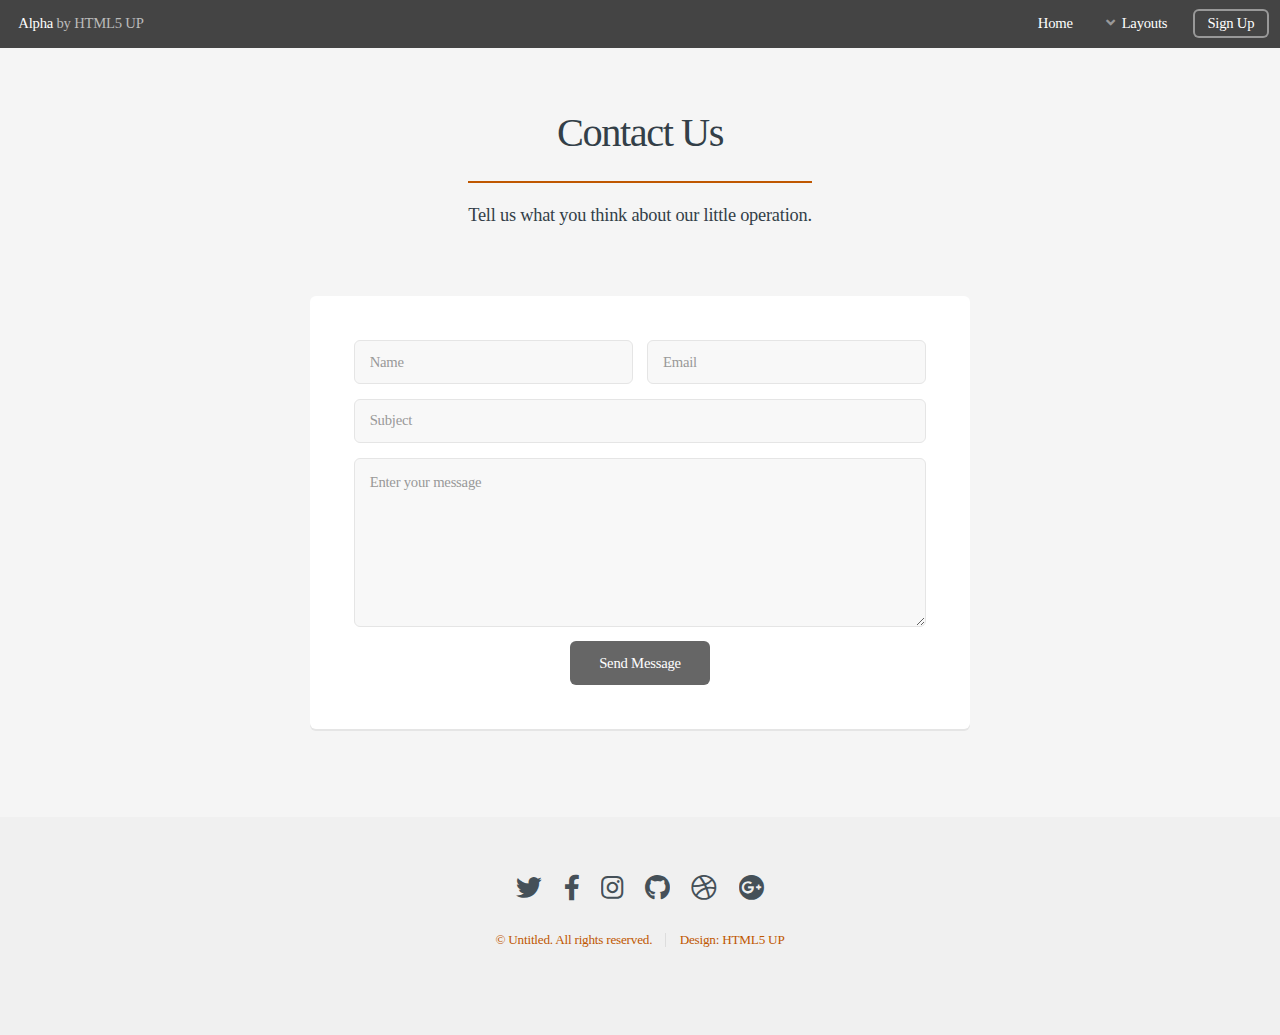
<file: contact.html>
<!DOCTYPE HTML>
<!--
	Alpha by HTML5 UP
	html5up.net | @ajlkn
	Free for personal and commercial use under the CCA 3.0 license (html5up.net/license)
-->
<html>
	<head>
		<title>Contact - Alpha by HTML5 UP</title>
		<meta charset="utf-8" />
		<meta name="viewport" content="width=device-width, initial-scale=1, user-scalable=no" />
		<link rel="stylesheet" href="assets/css/main.css" />
	</head>
	<body class="is-preload">
		<div id="page-wrapper">

			<!-- Header -->
				<header id="header">
					<h1><a href="index.html">Alpha</a> by HTML5 UP</h1>
					<nav id="nav">
						<ul>
							<li><a href="index.html">Home</a></li>
							<li>
								<a href="#" class="icon solid fa-angle-down">Layouts</a>
								<ul>
									<li><a href="generic.html">Generic</a></li>
									<li><a href="contact.html">Contact</a></li>
									<li><a href="elements.html">Elements</a></li>
									<li>
										<a href="#">Submenu</a>
										<ul>
											<li><a href="#">Option One</a></li>
											<li><a href="#">Option Two</a></li>
											<li><a href="#">Option Three</a></li>
											<li><a href="#">Option Four</a></li>
										</ul>
									</li>
								</ul>
							</li>
							<li><a href="#" class="button">Sign Up</a></li>
						</ul>
					</nav>
				</header>

			<!-- Main -->
				<section id="main" class="container medium">
					<header>
						<h2>Contact Us</h2>
						<p>Tell us what you think about our little operation.</p>
					</header>
					<div class="box">
						<form method="post" action="#">
							<div class="row gtr-50 gtr-uniform">
								<div class="col-6 col-12-mobilep">
									<input type="text" name="name" id="name" value="" placeholder="Name" />
								</div>
								<div class="col-6 col-12-mobilep">
									<input type="email" name="email" id="email" value="" placeholder="Email" />
								</div>
								<div class="col-12">
									<input type="text" name="subject" id="subject" value="" placeholder="Subject" />
								</div>
								<div class="col-12">
									<textarea name="message" id="message" placeholder="Enter your message" rows="6"></textarea>
								</div>
								<div class="col-12">
									<ul class="actions special">
										<li><input type="submit" value="Send Message" /></li>
									</ul>
								</div>
							</div>
						</form>
					</div>
				</section>

			<!-- Footer -->
				<footer id="footer">
					<ul class="icons">
						<li><a href="#" class="icon brands fa-twitter"><span class="label">Twitter</span></a></li>
						<li><a href="#" class="icon brands fa-facebook-f"><span class="label">Facebook</span></a></li>
						<li><a href="#" class="icon brands fa-instagram"><span class="label">Instagram</span></a></li>
						<li><a href="#" class="icon brands fa-github"><span class="label">Github</span></a></li>
						<li><a href="#" class="icon brands fa-dribbble"><span class="label">Dribbble</span></a></li>
						<li><a href="#" class="icon brands fa-google-plus"><span class="label">Google+</span></a></li>
					</ul>
					<ul class="copyright">
						<li>&copy; Untitled. All rights reserved.</li><li>Design: <a href="http://html5up.net">HTML5 UP</a></li>
					</ul>
				</footer>

		</div>

		<!-- Scripts -->
			<script src="assets/js/jquery.min.js"></script>
			<script src="assets/js/jquery.dropotron.min.js"></script>
			<script src="assets/js/jquery.scrollex.min.js"></script>
			<script src="assets/js/browser.min.js"></script>
			<script src="assets/js/breakpoints.min.js"></script>
			<script src="assets/js/util.js"></script>
			<script src="assets/js/main.js"></script>

	</body>
</html>
</file>
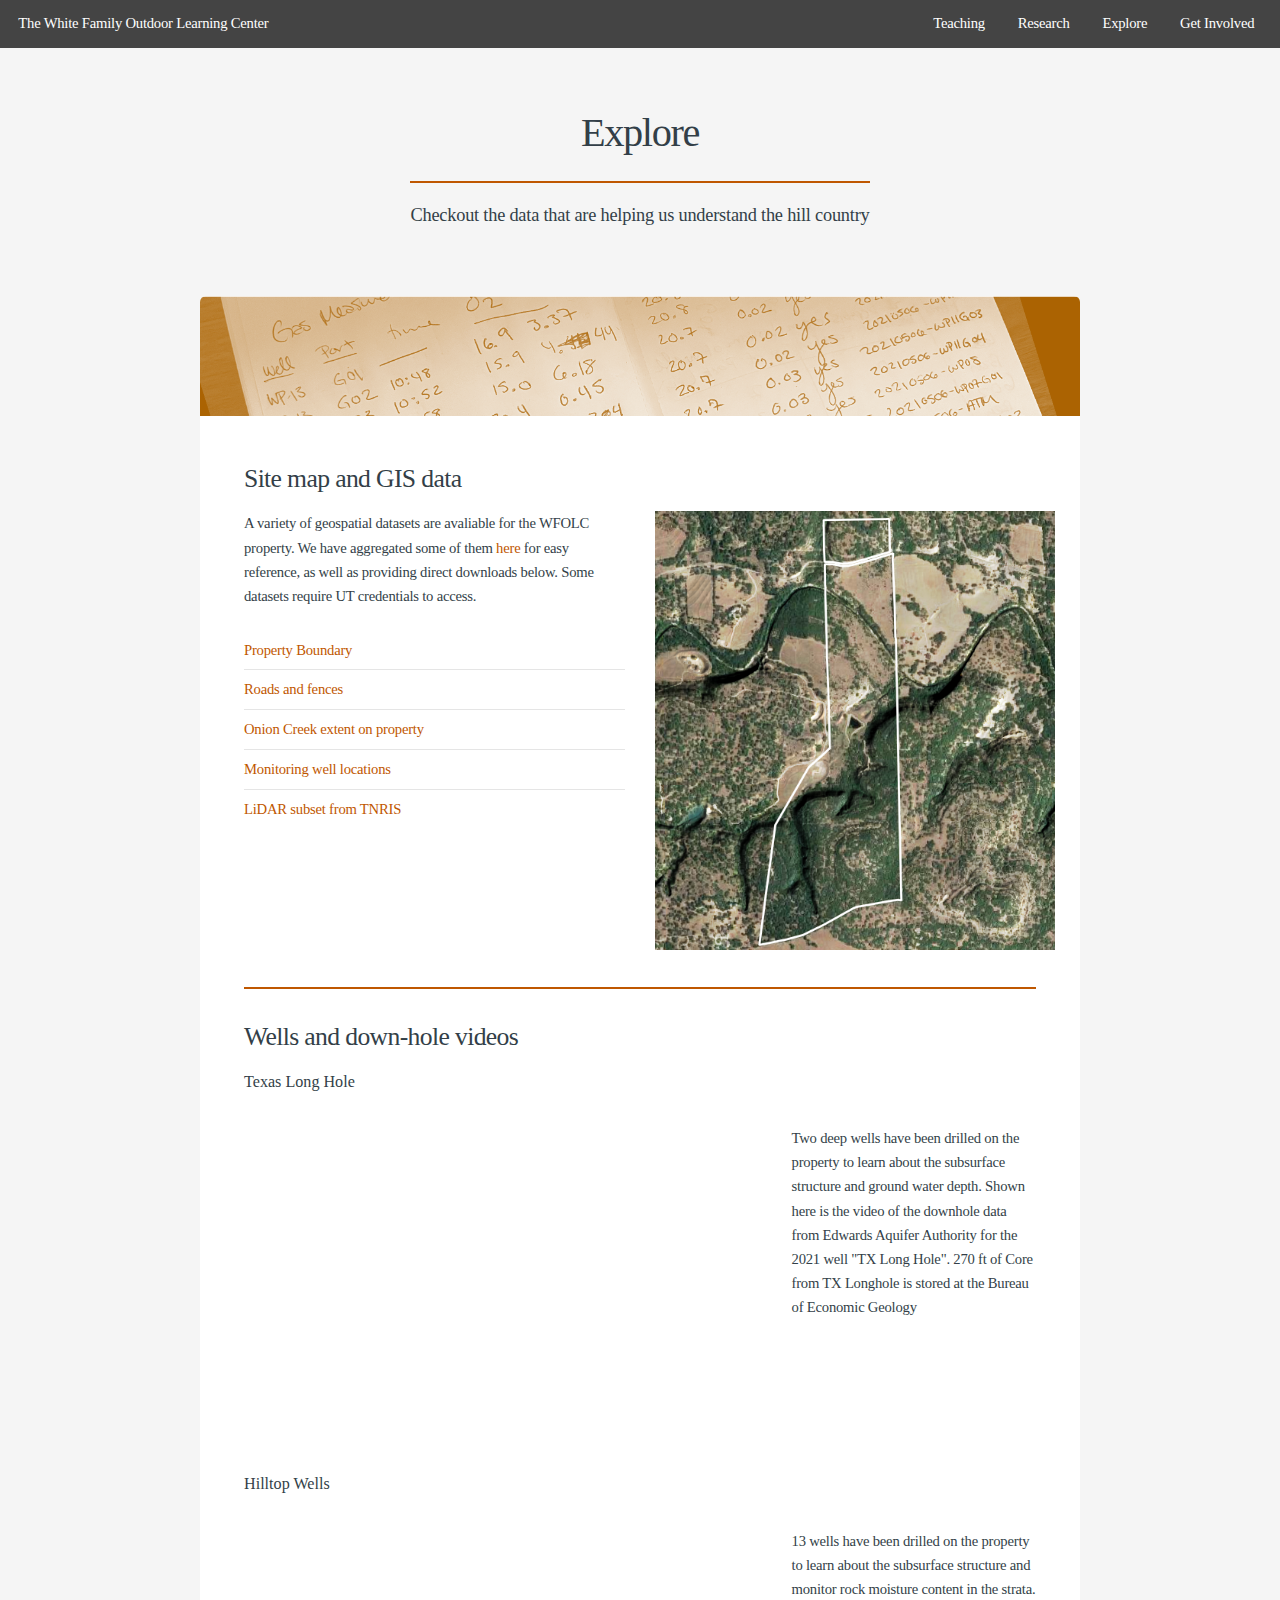
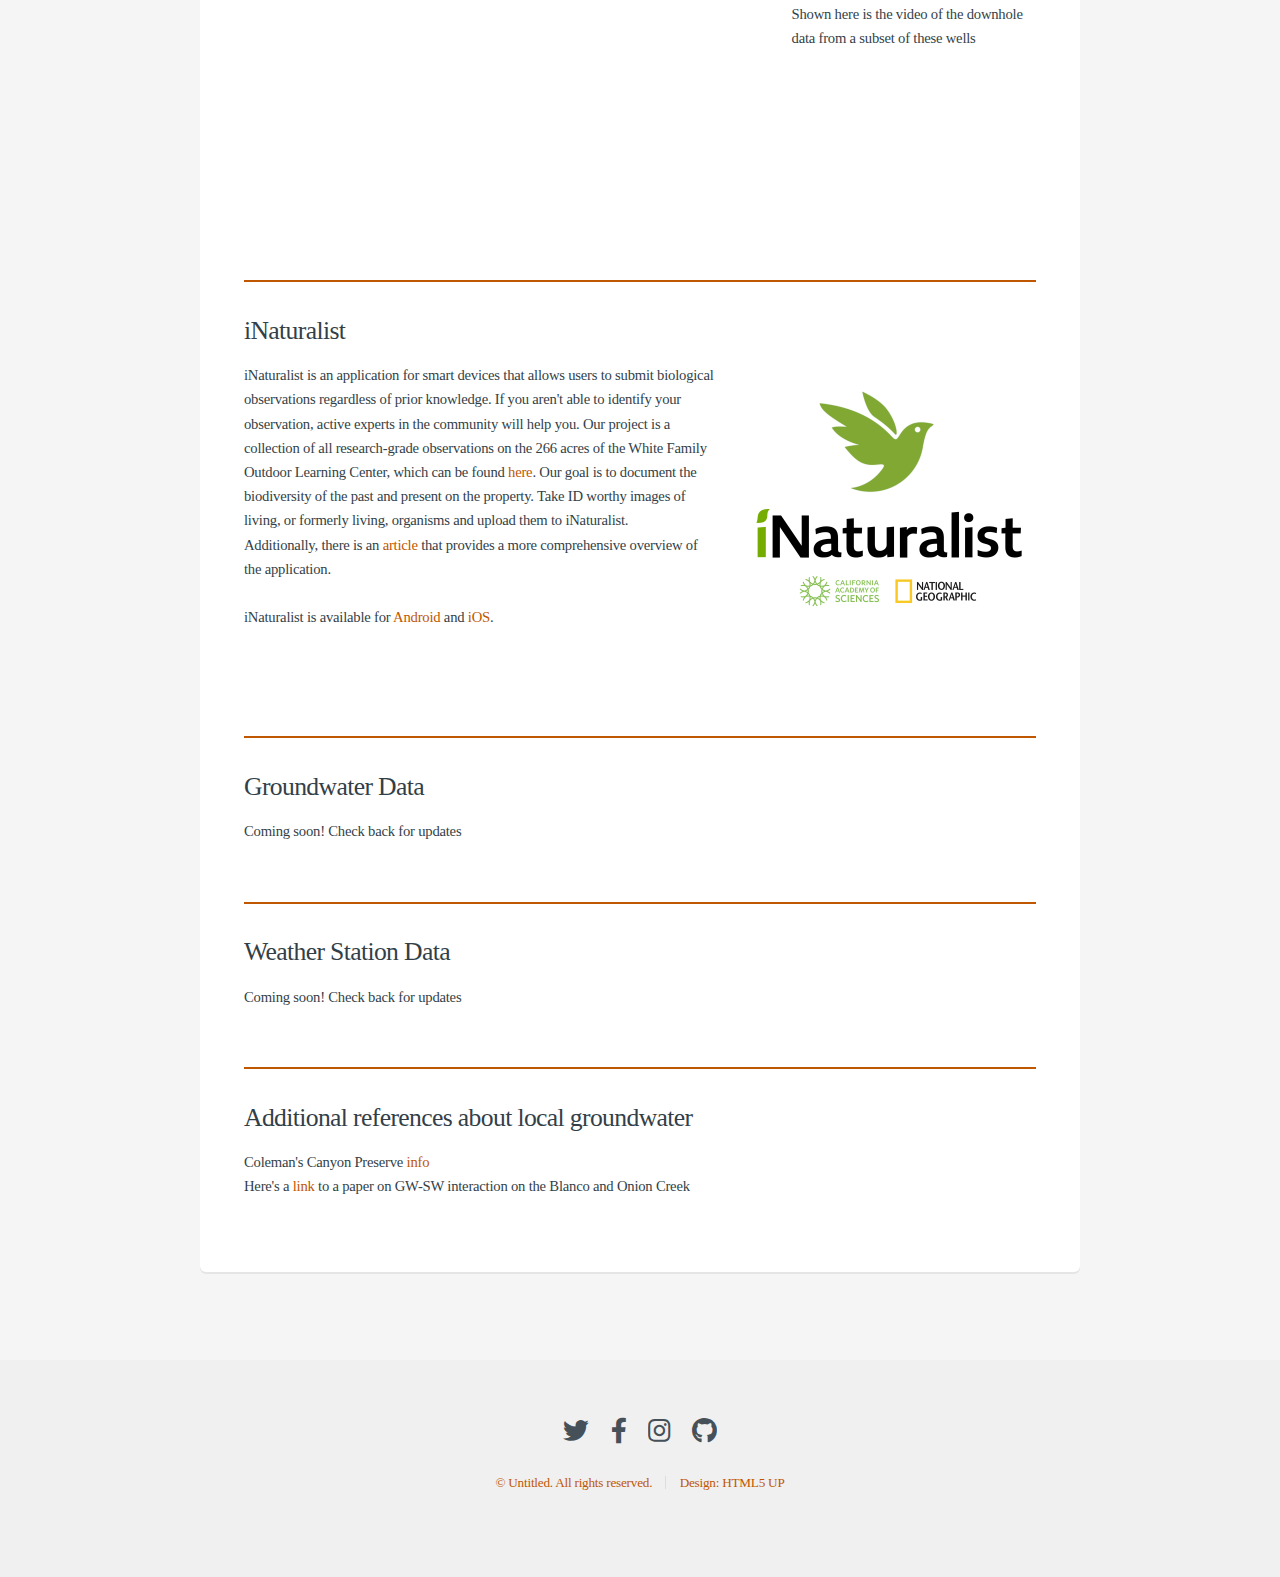
<file: datasets.html>
<!DOCTYPE HTML>
<!--
	Alpha by HTML5 UP
	html5up.net | @ajlkn
	Free for personal and commercial use under the CCA 3.0 license (html5up.net/license)
-->
<html>
	<head>
		<title>Explore</title>
		<meta charset="utf-8" />
		<meta name="viewport" content="width=device-width, initial-scale=1, user-scalable=no" />
		<link rel="stylesheet" href="assets/css/main.css" />
	</head>
	<body class="is-preload">
		<div id="page-wrapper">

			<!-- Header -->
			<header id="header">
				<h1><a href="index.html">The White Family Outdoor Learning Center</a></h1>
				<nav id="nav">
					<ul>
						<li><a href="fieldcourses.html">Teaching</a></li>
						<li><a href="monitoring.html">Research</a></li>
						<li><a href="datasets.html">Explore</a></li>
						<li><a href="getinvolved.html">Get Involved</a></li>
					</ul>
				</nav>
			</header>

			<!-- Main -->
				<section id="main" class="container">
					<header>
						<h2>Explore</h2>
						<p>Checkout the data that are helping us understand the hill country</p>
					</header>
					<div class="box">
						<span class="image featured"><img src="images/data.png" alt="" /></span>
						<h3>Site map and GIS data</h3>
						<div class="row">
							<div class="col-6 col-12-mobilep">
								<p>A variety of geospatial datasets are avaliable for the WFOLC property. We have aggregated some of them <a href="https://drive.google.com/drive/folders/1ey5aa1pLujq4YBiBzRbFRWtRKxn8xjzf?usp=sharing">here</a> for easy reference, as well as providing direct downloads below. Some datasets require UT credentials to access.</p>
								<ul class="alt">
									<li><a href="data/WR_Property_Extent.geojson" download="property_boundary.geojson">Property Boundary</a></li>
									<li><a href="data/WR_roads_fences.geojson" download="roads_fences.geojson">Roads and fences</a></li>
									<li><a href="data/WR_S_Onion_Ck.geojson" download="onion_creek.geojson">Onion Creek extent on property</a></li>
									<li><a href="data/WR_wells.geojson" download="wfolc_well_locations.geojson">Monitoring well locations</a></li>
									<li><a href="https://drive.google.com/file/d/1fMbLBZ38MGTJAWG_Em3LQAhFNEnywWQk/view?usp=sharing">LiDAR subset from TNRIS</a></li>
								</ul>
							</div>
							<div class="col-6 col-12-mobilep">
								<img src="images/WFOLC_map.png" alt='figure displaying depth profiles of NMR data collected from three vegetation types' width='400'>
							</div>
							
						</div>
						<hr />
						<header>
							<h3>Wells and down-hole videos</h3>
							<h4>Texas Long Hole</h4><br>	
						</header>
						<div class="row">
							<div class="col-8 col-12-mobilep">
								<span class="image featured-row"><iframe width="560" height="315" src="https://www.youtube.com/embed/fLwLKE5sV7Q" title="YouTube video player" frameborder="0" allow="accelerometer; autoplay; clipboard-write; encrypted-media; gyroscope; picture-in-picture" allowfullscreen></iframe></span>							
							</div>
							<div class="col-4 col-12-mobilep">
								<p>Two deep wells have been drilled on the property to learn about the subsurface structure and ground water depth. Shown here is the video of the downhole data from Edwards Aquifer Authority for the 2021 well "TX Long Hole". 270 ft of Core from TX Longhole is stored at the Bureau of Economic Geology</p>
							</div>
						</div>
						<header>
							<br><h4>Hilltop Wells</h4><br>
						</header>
						<div class="row">
							<div class="col-8 col-12-mobilep">
								<span class="image featured-row"><iframe width="560" height="315" src="https://www.youtube.com/embed/peBDG2fwyOQ" title="YouTube video player" frameborder="0" allow="accelerometer; autoplay; clipboard-write; encrypted-media; gyroscope; picture-in-picture" allowfullscreen></iframe></span>
							</div>
							<div class="col-4 col-12-mobilep">
								<p>13 wells have been drilled on the property to learn about the subsurface structure and monitor rock moisture content in the strata. Shown here is the video of the downhole data from a subset of these wells</p>
							</div>
						</div>
						<hr />
						<header><h3>iNaturalist</h3></header>
						<div class="row">
							<p><span class="image right"><img src="images/inaturalist.jpeg" alt="" width="300" /></span>iNaturalist is an application for smart devices that allows users to submit biological observations regardless of prior knowledge. If you aren't able to identify your observation, active experts in the community will help you. Our project is a collection of all research-grade observations on the 266 acres of the White Family Outdoor Learning Center, which can be found <a href="https://www.inaturalist.org/projects/biodiversity-of-the-white-family-outdoor-learning-center">here</a>. Our goal is to document the biodiversity of the past and present on the property. Take ID worthy images of living, or formerly living, organisms and upload them to iNaturalist. 
								<br>Additionally, there is an <a href="http://blog.nature.org/science/2015/01/27/citizen-science-inaturalist-naturalhistory-nature-photography-app/">article</a> that provides a more comprehensive overview of the application. 
								<br>
								<br>iNaturalist is available for <a href="https://play.google.com/store/apps/details?id=org.inaturalist.android&hl=en">Android</a> and <a href="https://itunes.apple.com/us/app/inaturalist/id421397028?mt=8">iOS</a>. </p>
						</div>
						<hr />
						<header><h3>Groundwater Data</h3></header>
						<div class="row">
							<p>Coming soon! Check back for updates</p>
						</div>
						<hr />
						<header><h3>Weather Station Data</h3></header>
						<div class="row">
							<p>Coming soon! Check back for updates</p>
						</div>
						<hr />
						<header><h3>Additional references about local groundwater</h3></header>
						<div class="row">
							<p>Coleman's Canyon Preserve <a href="https://wimberleywatershed.org/impactareas/landconservation/colemans-canyon-preserve/">info</a>
								<br>
								Here's a <a href="https://bseacd.org/uploads/Hunt-et-al_2017_STGS-Bulletin_FINAL.pdf"> link</a> to a paper on GW-SW interaction on the Blanco and Onion Creek
								</p>
						</div>

					</div>
				</section>

			<!-- Footer -->
				<footer id="footer">
					<ul class="icons">
						<li><a href="https://twitter.com/txgeosciences" class="icon brands fa-twitter"><span class="label">Twitter</span></a></li>
						<li><a href="http://www.facebook.com/UTJSG" class="icon brands fa-facebook-f"><span class="label">Facebook</span></a></li>
						<li><a href="https://www.instagram.com/txgeosciences/" class="icon brands fa-instagram"><span class="label">Instagram</span></a></li>
						<li><a href="https://github.com/water-we-doing" class="icon brands fa-github"><span class="label">Github</span></a></li>
					</ul>
					<ul class="copyright">
						<li>&copy; Untitled. All rights reserved.</li><li>Design: <a href="http://html5up.net">HTML5 UP</a></li>
					</ul>
				</footer>

		</div>

		<!-- Scripts -->
			<script src="assets/js/jquery.min.js"></script>
			<script src="assets/js/jquery.dropotron.min.js"></script>
			<script src="assets/js/jquery.scrollex.min.js"></script>
			<script src="assets/js/browser.min.js"></script>
			<script src="assets/js/breakpoints.min.js"></script>
			<script src="assets/js/util.js"></script>
			<script src="assets/js/main.js"></script>

	</body>
</html>
</file>
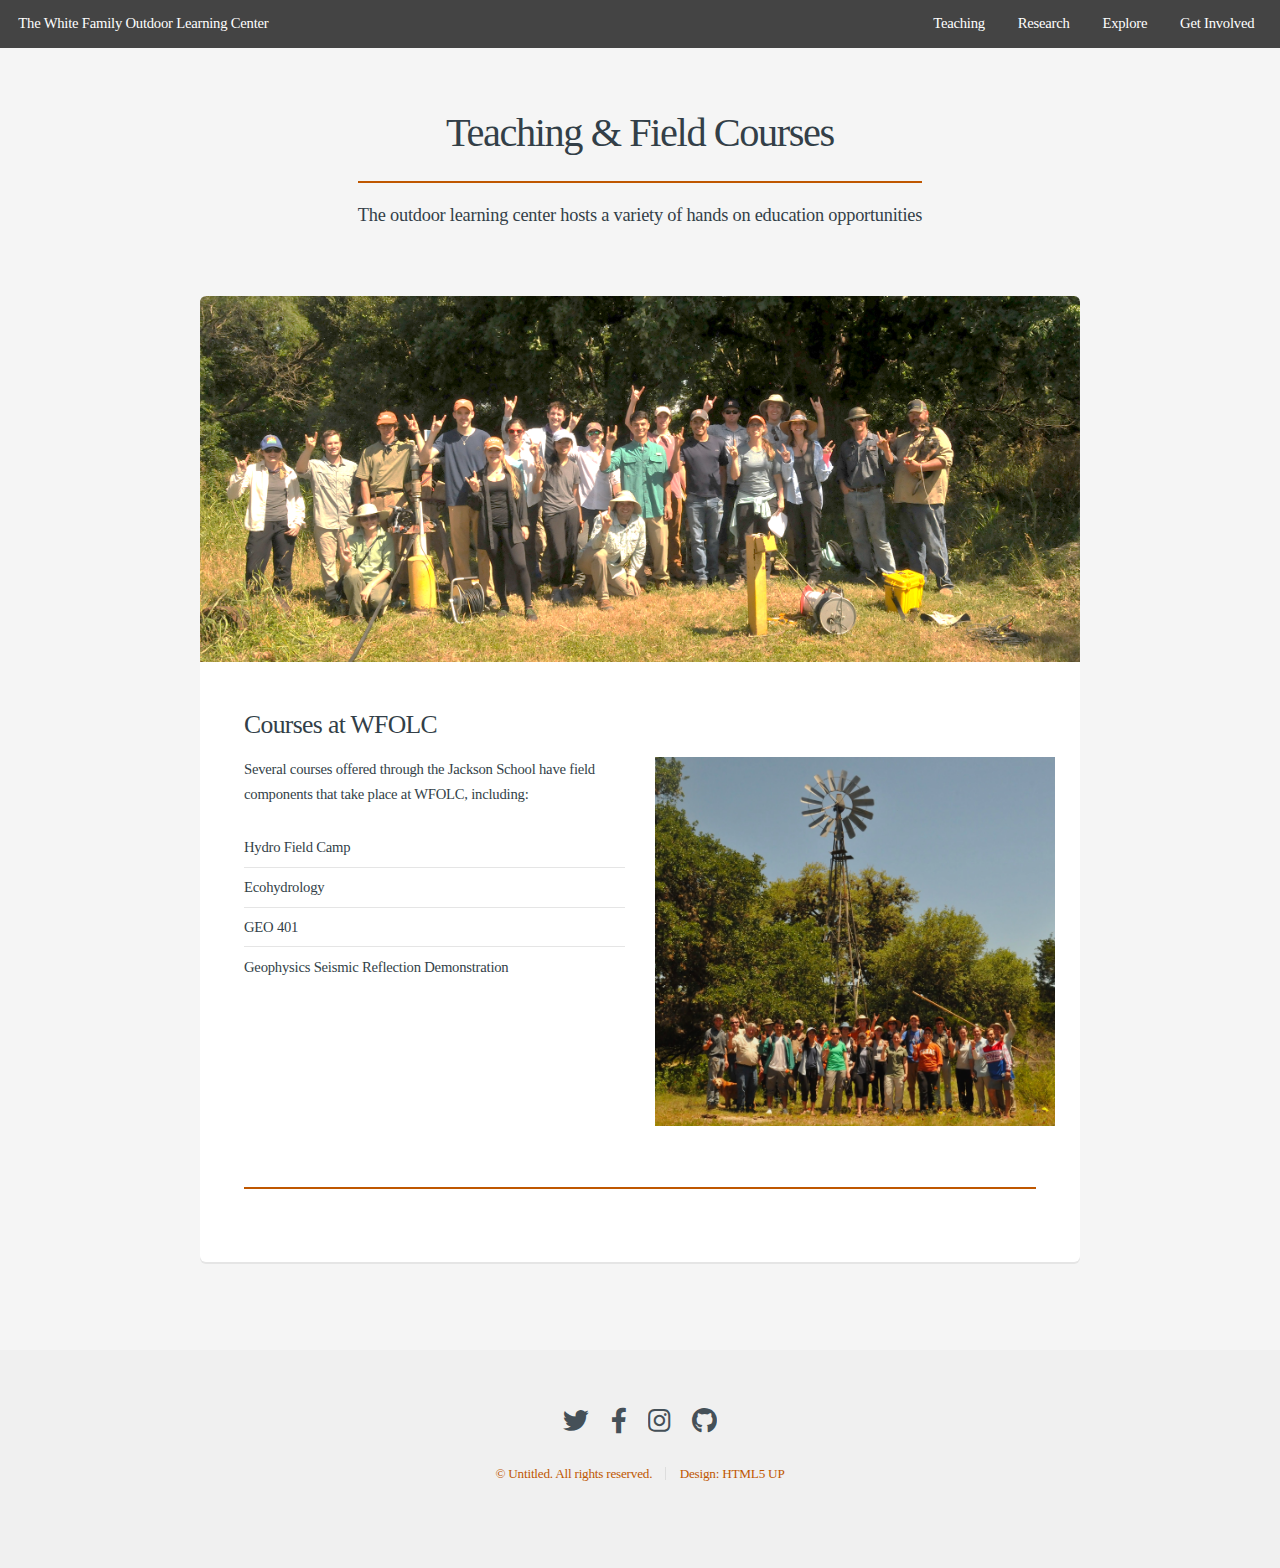
<file: fieldcourses.html>
<!DOCTYPE HTML>
<!--
	Alpha by HTML5 UP
	html5up.net | @ajlkn
	Free for personal and commercial use under the CCA 3.0 license (html5up.net/license)
-->
<html>
	<head>
		<title>Field Courses</title>
		<meta charset="utf-8" />
		<meta name="viewport" content="width=device-width, initial-scale=1, user-scalable=no" />
		<link rel="stylesheet" href="assets/css/main.css" />
	</head>
	<body class="is-preload">
		<div id="page-wrapper">

			<!-- Header -->
			<header id="header">
				<h1><a href="index.html">The White Family Outdoor Learning Center</a></h1>
				<nav id="nav">
					<ul>
						<li><a href="fieldcourses.html">Teaching</a></li>
						<li><a href="monitoring.html">Research</a></li>
						<li><a href="datasets.html">Explore</a></li>
						<li><a href="getinvolved.html">Get Involved</a></li>
					</ul>
				</nav>
			</header>

			<!-- Main -->
				<section id="main" class="container">
					<header>
						<h2>Teaching & Field Courses</h2>
						<p>The outdoor learning center hosts a variety of hands on education opportunities</p>
					</header>
					<div class="box">
						<span class="image featured"><img src="images/hfc_group.png" alt="" /></span>
						<h3>Courses at WFOLC</h3>
						<div class="row">
							<div class="col-6 col-12-mobilep">
								<p>Several courses offered through the Jackson School have field components that take place at WFOLC, including:</p>
								<ul class="alt">
									<li>Hydro Field Camp</li>
									<li>Ecohydrology</li>
									<li>GEO 401</li>
									<li>Geophysics Seismic Reflection Demonstration</li>
								</ul>
							</div>
							<div class="col-6 col-12-mobilep">
								<img src="images/HFC.jpeg" alt='Hydrofieldcamp class' width='400'>
							</div>
						</div>
							<div class="row-6 row-12-mobilep">
								<br> <hr />
							</div>
							
					</div>
				</section>

			<!-- Footer -->
				<footer id="footer">
					<ul class="icons">
						<li><a href="https://twitter.com/txgeosciences" class="icon brands fa-twitter"><span class="label">Twitter</span></a></li>
						<li><a href="http://www.facebook.com/UTJSG" class="icon brands fa-facebook-f"><span class="label">Facebook</span></a></li>
						<li><a href="https://www.instagram.com/txgeosciences/" class="icon brands fa-instagram"><span class="label">Instagram</span></a></li>
						<li><a href="https://github.com/water-we-doing" class="icon brands fa-github"><span class="label">Github</span></a></li>
					</ul>
					<ul class="copyright">
						<li>&copy; Untitled. All rights reserved.</li><li>Design: <a href="http://html5up.net">HTML5 UP</a></li>
					</ul>
				</footer>

		</div>

		<!-- Scripts -->
			<script src="assets/js/jquery.min.js"></script>
			<script src="assets/js/jquery.dropotron.min.js"></script>
			<script src="assets/js/jquery.scrollex.min.js"></script>
			<script src="assets/js/browser.min.js"></script>
			<script src="assets/js/breakpoints.min.js"></script>
			<script src="assets/js/util.js"></script>
			<script src="assets/js/main.js"></script>

	</body>
</html>
</file>
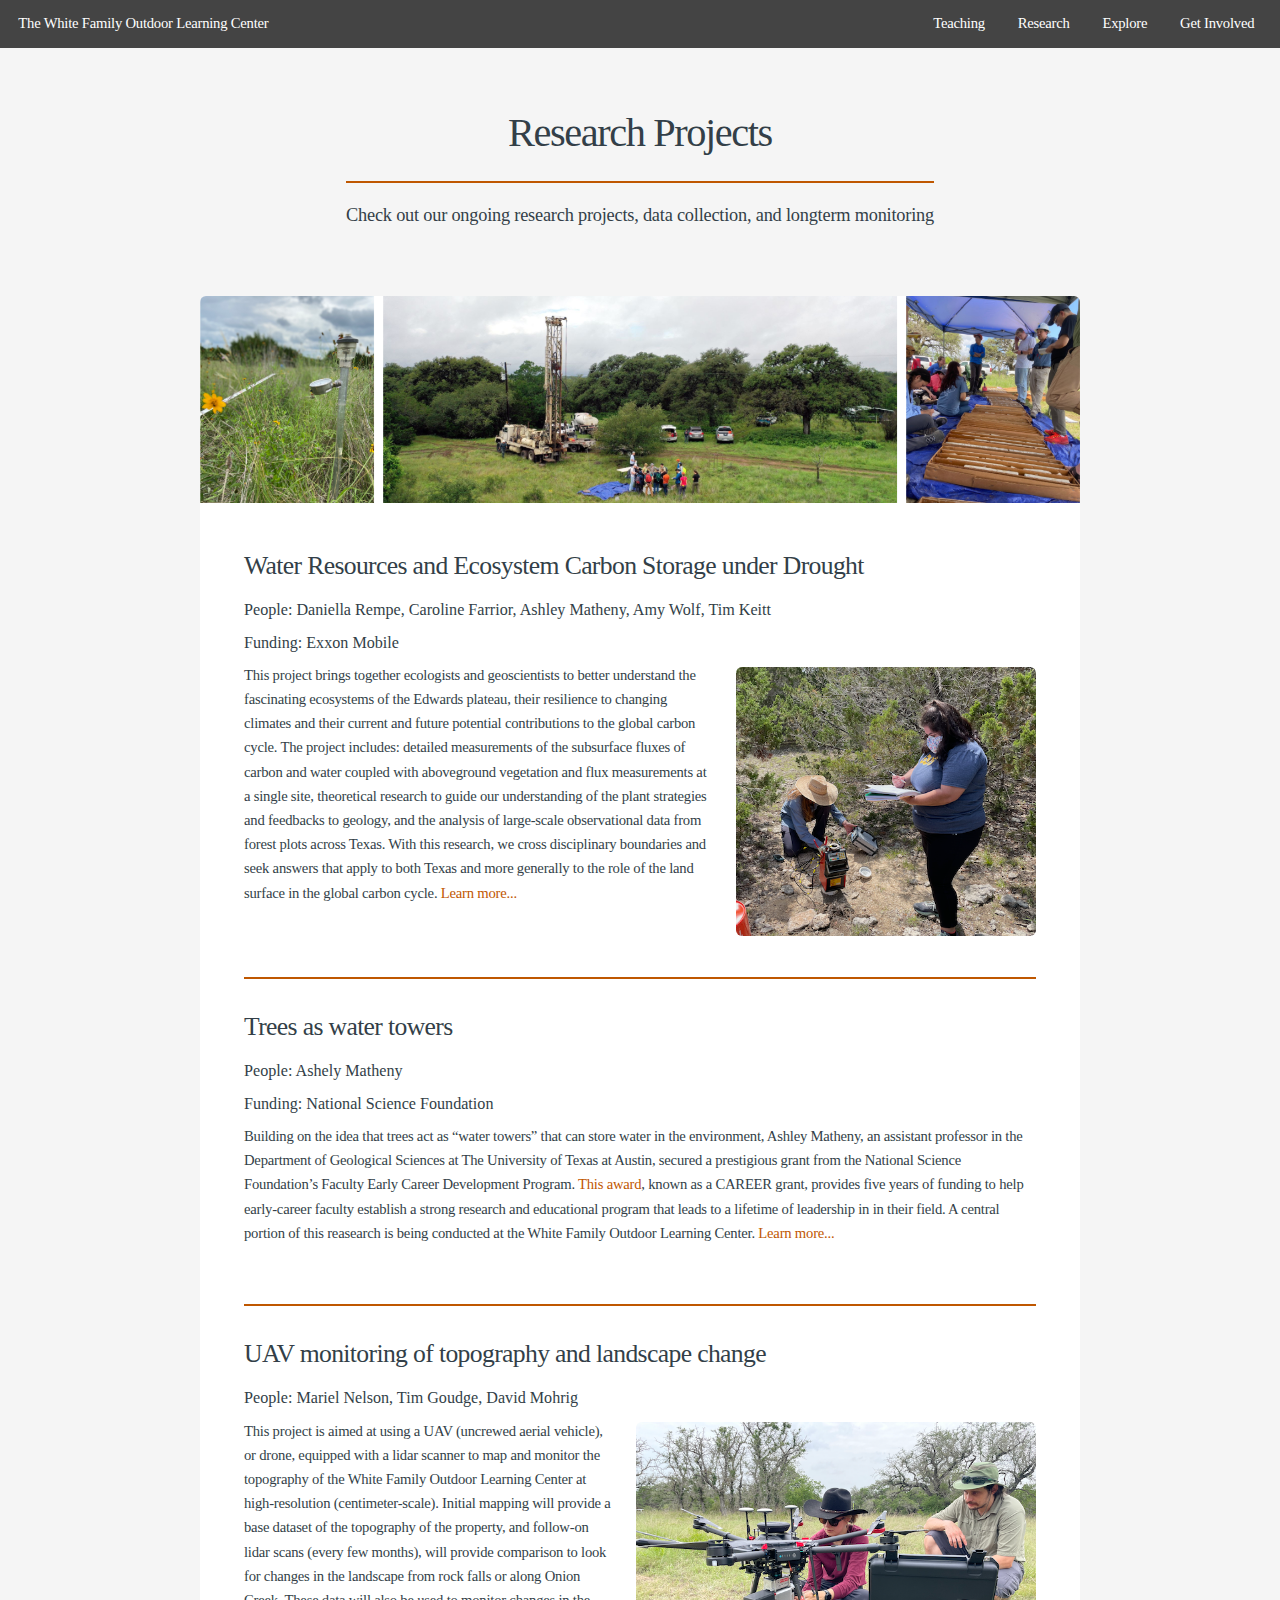
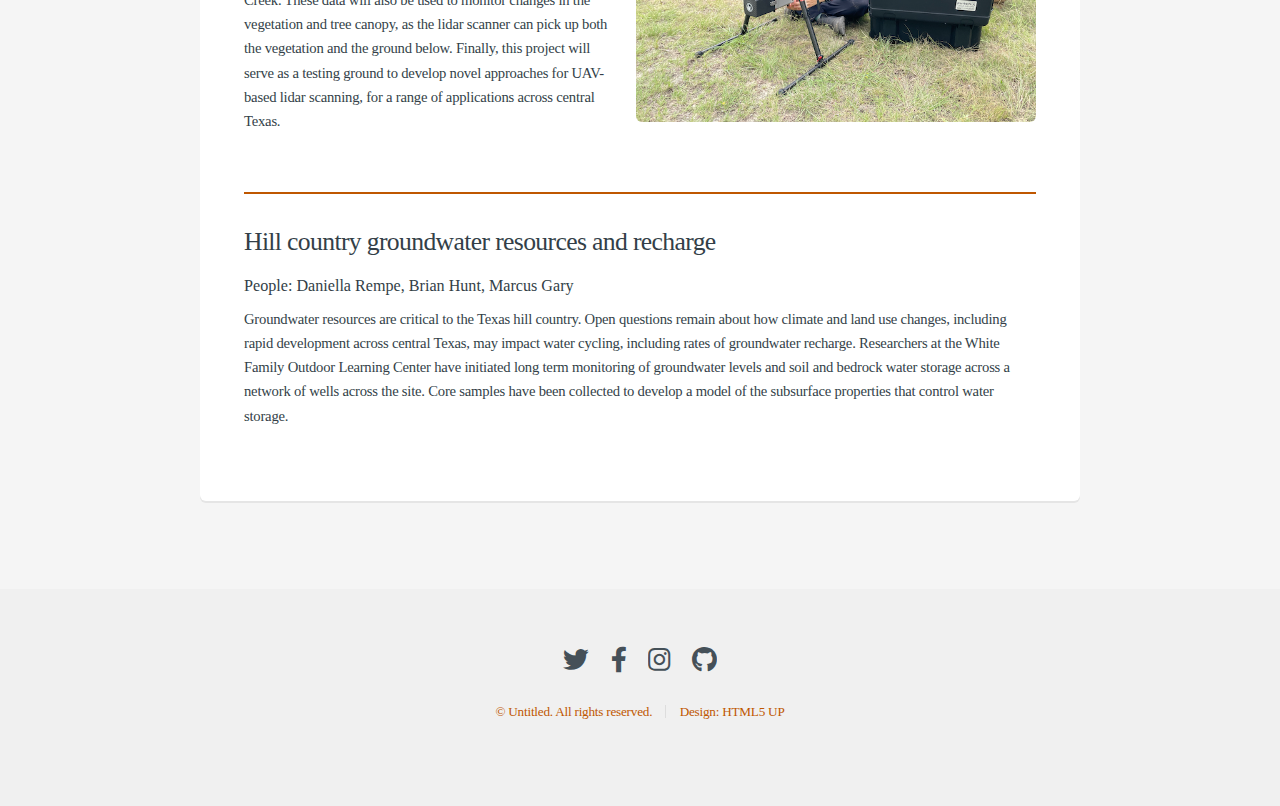
<file: monitoring.html>
<!DOCTYPE HTML>
<!--
	Alpha by HTML5 UP
	html5up.net | @ajlkn
	Free for personal and commercial use under the CCA 3.0 license (html5up.net/license)
-->
<html>
	<head>
		<title>Research Projects</title>
		<meta charset="utf-8" />
		<meta name="viewport" content="width=device-width, initial-scale=1, user-scalable=no" />
		<link rel="stylesheet" href="assets/css/main.css" />
	</head>
	<body class="is-preload">
		<div id="page-wrapper">

			<!-- Header -->
			<header id="header">
				<h1><a href="index.html">The White Family Outdoor Learning Center</a></h1>
				<nav id="nav">
					<ul>
						<li><a href="fieldcourses.html">Teaching</a></li>
						<li><a href="monitoring.html">Research</a></li>
						<li><a href="datasets.html">Explore</a></li>
						<li><a href="getinvolved.html">Get Involved</a></li>
					</ul>
				</nav>
			</header>

			<!-- Main -->
				<section id="main" class="container">
					<header>
						<h2>Research Projects</h2>
						<p>Check out our ongoing research projects, data collection, and longterm monitoring</p>
					</header>
					<div class="box">
						<span class="image featured"><img src="images/research_pics.png" alt="" /></span>
						<div class="row">
							<div class="row-6 row-12-mobilep">
								<h3>Water Resources and Ecosystem Carbon Storage under Drought</h3>
								<h4>People: <a href="https://www.jsg.utexas.edu/rempe/">Daniella Rempe</a>, <a href="https://sites.cns.utexas.edu/cfarrior/home">Caroline Farrior</a>, <a href="https://www.jsg.utexas.edu/researcher/ashley_matheny">Ashley Matheny</a>, <a href="https://ameliawolf.weebly.com"> Amy Wolf</a>, <a href="https://sites.cns.utexas.edu/keittlab/home">Tim Keitt</a></h4>
								<h4>Funding: Exxon Mobile</h4>
								<p><span class="image right"><img src="images/well_monitoring.png" alt="" width="300" /></span>This project brings together ecologists and geoscientists to better understand the fascinating ecosystems of the Edwards plateau, their resilience to changing climates and their current and future potential contributions to the global carbon cycle. The project includes: detailed measurements of the subsurface fluxes of carbon and water coupled with aboveground vegetation and flux measurements at a single site, theoretical research to guide our understanding of the plant strategies and feedbacks to geology, and the analysis of large-scale observational data from forest plots across Texas. With this research, we cross disciplinary boundaries and seek answers that apply to both Texas and more generally to the role of the land surface in the global carbon cycle. <a href=https://energy.utexas.edu/linking-plant-strategies-complex-subsurface-hydrology-predict-ecosystem-carbon-storage-across-texas>Learn more...</a></p>
							</div>
							<div class="row-6 row-12-mobilep">
								<hr />
								<h3>Trees as water towers</h3>
								<h4>People: <a href=https://www.jsg.utexas.edu/researcher/ashley_matheny>Ashely Matheny</a></h4>
								<h4>Funding: National Science Foundation</h4>
								<p>Building on the idea that trees act as “water towers” that can store water in the environment, Ashley Matheny, an assistant professor in the Department of Geological Sciences at The University of Texas at Austin, secured a prestigious grant from the National Science Foundation’s Faculty Early Career Development Program. <a href=https://www.nsf.gov/awardsearch/showAward?AWD_ID=2046768>This award</a>, known as a CAREER grant, provides five years of funding to help early-career faculty establish a strong research and educational program that leads to a lifetime of leadership in in their field. A central portion of this reasearch is being conducted at the White Family Outdoor Learning Center.  <a href=https://www.jsg.utexas.edu/news/2021/03/matheny-awarded-nsf-career-grant-to-research-water-storage-in-trees>Learn more...</a></p>
							</div>
							<div class="row-6 row-12-mobilep">
								<hr />
								<h3>UAV monitoring of topography and landscape change</h3>
								<h4>People: Mariel Nelson, Tim Goudge, David Mohrig</h4>
								<p><span class="image right"><img src="images/UAV.png" alt="" width="400" /></span>This project is aimed at using a UAV (uncrewed aerial vehicle), or drone, equipped with a lidar scanner to map and monitor the topography of the White Family Outdoor Learning Center at high-resolution (centimeter-scale). Initial mapping will provide a base dataset of the topography of the property, and follow-on lidar scans (every few months), will provide comparison to look for changes in the landscape from rock falls or along Onion Creek. These data will also be used to monitor changes in the vegetation and tree canopy, as the lidar scanner can pick up both the vegetation and the ground below. Finally, this project will serve as a testing ground to develop novel approaches for UAV-based lidar scanning, for a range of applications across central Texas.</p>
							</div>
							<div class="row-6 row-12-mobilep">
								<hr />
								<h3>Hill country groundwater resources and recharge</h3>
								<h4>People: <a href="https://www.jsg.utexas.edu/rempe/">Daniella Rempe</a>, <a href="https://www.beg.utexas.edu/people/brian-hunt">Brian Hunt</a>, <a href="https://www.jsg.utexas.edu/researcher/marcus_gary/">Marcus Gary</a></h4>
								<p>Groundwater resources are critical to the Texas hill country. Open questions remain about how climate and land use changes, including rapid development across central Texas, may impact water cycling, including rates of groundwater recharge. Researchers at the White Family Outdoor Learning Center have initiated long term monitoring of groundwater levels and soil and bedrock water storage across a network of wells across the site. Core samples have been collected to develop a model of the subsurface properties that control water storage.</p>
							</div>
						</div>
					</div>
				</section>

			<!-- Footer -->
				<footer id="footer">
					<ul class="icons">
						<li><a href="https://twitter.com/txgeosciences" class="icon brands fa-twitter"><span class="label">Twitter</span></a></li>
						<li><a href="http://www.facebook.com/UTJSG" class="icon brands fa-facebook-f"><span class="label">Facebook</span></a></li>
						<li><a href="https://www.instagram.com/txgeosciences/" class="icon brands fa-instagram"><span class="label">Instagram</span></a></li>
						<li><a href="https://github.com/water-we-doing" class="icon brands fa-github"><span class="label">Github</span></a></li>
					</ul>
					<ul class="copyright">
						<li>&copy; Untitled. All rights reserved.</li><li>Design: <a href="http://html5up.net">HTML5 UP</a></li>
					</ul>
				</footer>

		</div>

		<!-- Scripts -->
			<script src="assets/js/jquery.min.js"></script>
			<script src="assets/js/jquery.dropotron.min.js"></script>
			<script src="assets/js/jquery.scrollex.min.js"></script>
			<script src="assets/js/browser.min.js"></script>
			<script src="assets/js/breakpoints.min.js"></script>
			<script src="assets/js/util.js"></script>
			<script src="assets/js/main.js"></script>

	</body>
</html>
</file>
<file: assets/css/main.css>
@import url("fontawesome-all.min.css");
@import url("https://fonts.googleapis.com/css?family=Source+Sans+Pro:300,400,300italic,400italic");

/*
	Alpha by HTML5 UP
	html5up.net | @ajlkn
	Free for personal and commercial use under the CCA 3.0 license (html5up.net/license)
*/

/* Reset */

/* Based on meyerweb.com/eric/tools/css/reset (v2.0 | 20110126 | License: public domain) */

	html, body, div, span, applet, object,
	iframe, h1, h2, h3, h4, h5, h6, p, blockquote,
	pre, a, abbr, acronym, address, big, cite,
	code, del, dfn, em, img, ins, kbd, q, s, samp,
	small, strike, strong, sub, sup, tt, var, b,
	u, i, center, dl, dt, dd, ol, ul, li, fieldset,
	form, label, legend, table, caption, tbody,
	tfoot, thead, tr, th, td, article, aside,
	canvas, details, embed, figure, figcaption,
	footer, header, hgroup, menu, nav, output, ruby,
	section, summary, time, mark, audio, video {
		margin: 0;
		padding: 0;
		border: 0;
		font-size: 100%;
		font: inherit;
		vertical-align: baseline;
	}

	article, aside, details, figcaption, figure,
	footer, header, hgroup, menu, nav, section {
		display: block;
	}

	body {
		line-height: 1;
	}

	ol, ul {
		list-style: none;
	}

	blockquote, q {
		quotes: none;
	}

		blockquote:before, blockquote:after, q:before, q:after {
			content: '';
			content: none;
		}

	table {
		border-collapse: collapse;
		border-spacing: 0;
	}

	body {
		-webkit-text-size-adjust: none;
	}

	mark {
		background-color: transparent;
		color: inherit;
	}

	input::-moz-focus-inner {
		border: 0;
		padding: 0;
	}

	input, select, textarea {
		-moz-appearance: none;
		-webkit-appearance: none;
		-ms-appearance: none;
		appearance: none;
	}

/* Basic */

	@-ms-viewport {
		width: device-width;
	}

	body {
		-ms-overflow-style: scrollbar;
	}

	@media screen and (max-width: 480px) {

		html, body {
			min-width: 320px;
		}

	}

	html {
		box-sizing: border-box;
	}

	*, *:before, *:after {
		box-sizing: inherit;
	}

	body {
		background: #f5f5f5;
	}

	body, input, select, textarea {
		color: #333f48;
		font-family: 'CharisSIL R';
		font-size: 16pt;
		font-weight: 300;
		line-height: 1.65em;
		letter-spacing: -0.015em;
	}

	a {
		-moz-transition: color 0.2s ease-in-out, border-bottom-color 0.2s ease-in-out;
		-webkit-transition: color 0.2s ease-in-out, border-bottom-color 0.2s ease-in-out;
		-ms-transition: color 0.2s ease-in-out, border-bottom-color 0.2s ease-in-out;
		transition: color 0.2s ease-in-out, border-bottom-color 0.2s ease-in-out;
		color: #BF5700;
		text-decoration: none;
	}

		a:hover {
			border-bottom-color: transparent;
		}

	strong, b {
		color: #333f48;
		font-weight: 400;
	}

	em, i {
		font-style: italic;
	}

	p {
		margin: 0 0 2em 0;
	}
		p

	h1, h2, h3, h4, h5, h6 {
		color: #333f48;
		font-weight: 300;
		line-height: 1em;
		margin: 0 0 0.5em 0;
	}

		h1 a, h2 a, h3 a, h4 a, h5 a, h6 a {
			color: inherit;
			text-decoration: none;
		}

	h2 {
		font-size: 2.25em;
		line-height: 1.5em;
		letter-spacing: -0.035em;
	}

	h3 {
		font-size: 1.75em;
		line-height: 1.5em;
		letter-spacing: -0.025em;
	}

	h4 {
		font-size: 1.1em;
		line-height: 1.5em;
		letter-spacing: 0;
	}

	h5 {
		font-size: 0.9em;
		line-height: 1.5em;
		letter-spacing: 0;
	}

	h6 {
		font-size: 0.7em;
		line-height: 1.5em;
		letter-spacing: 0;
	}

	sub {
		font-size: 0.8em;
		position: relative;
		top: 0.5em;
	}

	sup {
		font-size: 0.8em;
		position: relative;
		top: -0.5em;
	}

	hr {
		border: 0;
		border-bottom: solid 2px #bf5700;
		margin: 2em 0;
	}

		hr.major {
			margin: 3em 0;
		}

	blockquote {
		border-left: solid 4px #e5e5e5;
		font-style: italic;
		margin: 0 0 2em 0;
		padding: 0.5em 0 0.5em 2em;
	}

	pre {
		-webkit-overflow-scrolling: touch;
		background: #f8f8f8;
		border-radius: 6px;
		border: solid 1px #e5e5e5;
		font-family: monospace;
		font-size: 0.9em;
		line-height: 1.75em;
		margin: 0 0 2em 0;
		overflow-x: auto;
		padding: 1em 1.5em;
	}

	code {
		background: #f8f8f8;
		border-radius: 6px;
		border: solid 1px #e5e5e5;
		font-family: monospace;
		font-size: 0.9em;
		margin: 0 0.25em;
		padding: 0.25em 0.65em;
	}

	.biblio {
		padding-left:20px; 
		text-indent: -20px; 
	}

	.align-left {
		text-align: left;
	}

	.align-center {
		text-align: center;
	}

	.align-right {
		text-align: right;
	}

/* Row */

	.row {
		display: flex;
		flex-wrap: wrap;
		box-sizing: border-box;
		align-items: stretch;
	}

		.row > * {
			box-sizing: border-box;
		}

		.row.gtr-uniform > * > :last-child {
			margin-bottom: 0;
		}

		.row.aln-left {
			justify-content: flex-start;
		}

		.row.aln-center {
			justify-content: center;
		}

		.row.aln-right {
			justify-content: flex-end;
		}

		.row.aln-top {
			align-items: flex-start;
		}

		.row.aln-middle {
			align-items: center;
		}

		.row.aln-bottom {
			align-items: flex-end;
		}

		.row > .imp {
			order: -1;
		}

		.row > .col-1 {
			width: 8.33333%;
		}

		.row > .off-1 {
			margin-left: 8.33333%;
		}

		.row > .col-2 {
			width: 16.66667%;
		}

		.row > .off-2 {
			margin-left: 16.66667%;
		}

		.row > .col-3 {
			width: 25%;
		}

		.row > .off-3 {
			margin-left: 25%;
		}

		.row > .col-4 {
			width: 33.33333%;
		}

		.row > .off-4 {
			margin-left: 33.33333%;
		}

		.row > .col-5 {
			width: 41.66667%;
		}

		.row > .off-5 {
			margin-left: 41.66667%;
		}

		.row > .col-6 {
			width: 50%;
		}

		.row > .off-6 {
			margin-left: 50%;
		}

		.row > .col-7 {
			width: 58.33333%;
		}

		.row > .off-7 {
			margin-left: 58.33333%;
		}

		.row > .col-8 {
			width: 66.66667%;
		}

		.row > .off-8 {
			margin-left: 66.66667%;
		}

		.row > .col-9 {
			width: 75%;
		}

		.row > .off-9 {
			margin-left: 75%;
		}

		.row > .col-10 {
			width: 83.33333%;
		}

		.row > .off-10 {
			margin-left: 83.33333%;
		}

		.row > .col-11 {
			width: 91.66667%;
		}

		.row > .off-11 {
			margin-left: 91.66667%;
		}

		.row > .col-12 {
			width: 100%;
		}

		.row > .off-12 {
			margin-left: 100%;
		}

		.row.gtr-0 {
			margin-top: 0;
			margin-left: 0em;
		}

			.row.gtr-0 > * {
				padding: 0 0 0 0em;
			}

			.row.gtr-0.gtr-uniform {
				margin-top: 0em;
			}

				.row.gtr-0.gtr-uniform > * {
					padding-top: 0em;
				}

		.row.gtr-25 {
			margin-top: 0;
			margin-left: -0.5em;
		}

			.row.gtr-25 > * {
				padding: 0 0 0 0.5em;
			}

			.row.gtr-25.gtr-uniform {
				margin-top: -0.5em;
			}

				.row.gtr-25.gtr-uniform > * {
					padding-top: 0.5em;
				}

		.row.gtr-50 {
			margin-top: 0;
			margin-left: -1em;
		}

			.row.gtr-50 > * {
				padding: 0 0 0 1em;
			}

			.row.gtr-50.gtr-uniform {
				margin-top: -1em;
			}

				.row.gtr-50.gtr-uniform > * {
					padding-top: 1em;
				}

		.row {
			margin-top: 0;
			margin-left: -2em;
		}

			.row > * {
				padding: 0 0 0 2em;
			}

			.row.gtr-uniform {
				margin-top: -2em;
			}

				.row.gtr-uniform > * {
					padding-top: 2em;
				}

		.row.gtr-150 {
			margin-top: 0;
			margin-left: -3em;
		}

			.row.gtr-150 > * {
				padding: 0 0 0 3em;
			}

			.row.gtr-150.gtr-uniform {
				margin-top: -3em;
			}

				.row.gtr-150.gtr-uniform > * {
					padding-top: 3em;
				}

		.row.gtr-200 {
			margin-top: 0;
			margin-left: -4em;
		}

			.row.gtr-200 > * {
				padding: 0 0 0 4em;
			}

			.row.gtr-200.gtr-uniform {
				margin-top: -4em;
			}

				.row.gtr-200.gtr-uniform > * {
					padding-top: 4em;
				}

		@media screen and (max-width: 1680px) {

			.row {
				display: flex;
				flex-wrap: wrap;
				box-sizing: border-box;
				align-items: stretch;
			}

				.row > * {
					box-sizing: border-box;
				}

				.row.gtr-uniform > * > :last-child {
					margin-bottom: 0;
				}

				.row.aln-left {
					justify-content: flex-start;
				}

				.row.aln-center {
					justify-content: center;
				}

				.row.aln-right {
					justify-content: flex-end;
				}

				.row.aln-top {
					align-items: flex-start;
				}

				.row.aln-middle {
					align-items: center;
				}

				.row.aln-bottom {
					align-items: flex-end;
				}

				.row > .imp-wide {
					order: -1;
				}

				.row > .col-1-wide {
					width: 8.33333%;
				}

				.row > .off-1-wide {
					margin-left: 8.33333%;
				}

				.row > .col-2-wide {
					width: 16.66667%;
				}

				.row > .off-2-wide {
					margin-left: 16.66667%;
				}

				.row > .col-3-wide {
					width: 25%;
				}

				.row > .off-3-wide {
					margin-left: 25%;
				}

				.row > .col-4-wide {
					width: 33.33333%;
				}

				.row > .off-4-wide {
					margin-left: 33.33333%;
				}

				.row > .col-5-wide {
					width: 41.66667%;
				}

				.row > .off-5-wide {
					margin-left: 41.66667%;
				}

				.row > .col-6-wide {
					width: 50%;
				}

				.row > .off-6-wide {
					margin-left: 50%;
				}

				.row > .col-7-wide {
					width: 58.33333%;
				}

				.row > .off-7-wide {
					margin-left: 58.33333%;
				}

				.row > .col-8-wide {
					width: 66.66667%;
				}

				.row > .off-8-wide {
					margin-left: 66.66667%;
				}

				.row > .col-9-wide {
					width: 75%;
				}

				.row > .off-9-wide {
					margin-left: 75%;
				}

				.row > .col-10-wide {
					width: 83.33333%;
				}

				.row > .off-10-wide {
					margin-left: 83.33333%;
				}

				.row > .col-11-wide {
					width: 91.66667%;
				}

				.row > .off-11-wide {
					margin-left: 91.66667%;
				}

				.row > .col-12-wide {
					width: 100%;
				}

				.row > .off-12-wide {
					margin-left: 100%;
				}

				.row.gtr-0 {
					margin-top: 0;
					margin-left: 0em;
				}

					.row.gtr-0 > * {
						padding: 0 0 0 0em;
					}

					.row.gtr-0.gtr-uniform {
						margin-top: 0em;
					}

						.row.gtr-0.gtr-uniform > * {
							padding-top: 0em;
						}

				.row.gtr-25 {
					margin-top: 0;
					margin-left: -0.5em;
				}

					.row.gtr-25 > * {
						padding: 0 0 0 0.5em;
					}

					.row.gtr-25.gtr-uniform {
						margin-top: -0.5em;
					}

						.row.gtr-25.gtr-uniform > * {
							padding-top: 0.5em;
						}

				.row.gtr-50 {
					margin-top: 0;
					margin-left: -1em;
				}

					.row.gtr-50 > * {
						padding: 0 0 0 1em;
					}

					.row.gtr-50.gtr-uniform {
						margin-top: -1em;
					}

						.row.gtr-50.gtr-uniform > * {
							padding-top: 1em;
						}

				.row {
					margin-top: 0;
					margin-left: -2em;
				}

					.row > * {
						padding: 0 0 0 2em;
					}

					.row.gtr-uniform {
						margin-top: -2em;
					}

						.row.gtr-uniform > * {
							padding-top: 2em;
						}

				.row.gtr-150 {
					margin-top: 0;
					margin-left: -3em;
				}

					.row.gtr-150 > * {
						padding: 0 0 0 3em;
					}

					.row.gtr-150.gtr-uniform {
						margin-top: -3em;
					}

						.row.gtr-150.gtr-uniform > * {
							padding-top: 3em;
						}

				.row.gtr-200 {
					margin-top: 0;
					margin-left: -4em;
				}

					.row.gtr-200 > * {
						padding: 0 0 0 4em;
					}

					.row.gtr-200.gtr-uniform {
						margin-top: -4em;
					}

						.row.gtr-200.gtr-uniform > * {
							padding-top: 4em;
						}

		}

		@media screen and (max-width: 1280px) {

			.row {
				display: flex;
				flex-wrap: wrap;
				box-sizing: border-box;
				align-items: stretch;
			}

				.row > * {
					box-sizing: border-box;
				}

				.row.gtr-uniform > * > :last-child {
					margin-bottom: 0;
				}

				.row.aln-left {
					justify-content: flex-start;
				}

				.row.aln-center {
					justify-content: center;
				}

				.row.aln-right {
					justify-content: flex-end;
				}

				.row.aln-top {
					align-items: flex-start;
				}

				.row.aln-middle {
					align-items: center;
				}

				.row.aln-bottom {
					align-items: flex-end;
				}

				.row > .imp-normal {
					order: -1;
				}

				.row > .col-1-normal {
					width: 8.33333%;
				}

				.row > .off-1-normal {
					margin-left: 8.33333%;
				}

				.row > .col-2-normal {
					width: 16.66667%;
				}

				.row > .off-2-normal {
					margin-left: 16.66667%;
				}

				.row > .col-3-normal {
					width: 25%;
				}

				.row > .off-3-normal {
					margin-left: 25%;
				}

				.row > .col-4-normal {
					width: 33.33333%;
				}

				.row > .off-4-normal {
					margin-left: 33.33333%;
				}

				.row > .col-5-normal {
					width: 41.66667%;
				}

				.row > .off-5-normal {
					margin-left: 41.66667%;
				}

				.row > .col-6-normal {
					width: 50%;
				}

				.row > .off-6-normal {
					margin-left: 50%;
				}

				.row > .col-7-normal {
					width: 58.33333%;
				}

				.row > .off-7-normal {
					margin-left: 58.33333%;
				}

				.row > .col-8-normal {
					width: 66.66667%;
				}

				.row > .off-8-normal {
					margin-left: 66.66667%;
				}

				.row > .col-9-normal {
					width: 75%;
				}

				.row > .off-9-normal {
					margin-left: 75%;
				}

				.row > .col-10-normal {
					width: 83.33333%;
				}

				.row > .off-10-normal {
					margin-left: 83.33333%;
				}

				.row > .col-11-normal {
					width: 91.66667%;
				}

				.row > .off-11-normal {
					margin-left: 91.66667%;
				}

				.row > .col-12-normal {
					width: 100%;
				}

				.row > .off-12-normal {
					margin-left: 100%;
				}

				.row.gtr-0 {
					margin-top: 0;
					margin-left: 0em;
				}

					.row.gtr-0 > * {
						padding: 0 0 0 0em;
					}

					.row.gtr-0.gtr-uniform {
						margin-top: 0em;
					}

						.row.gtr-0.gtr-uniform > * {
							padding-top: 0em;
						}

				.row.gtr-25 {
					margin-top: 0;
					margin-left: -0.5em;
				}

					.row.gtr-25 > * {
						padding: 0 0 0 0.5em;
					}

					.row.gtr-25.gtr-uniform {
						margin-top: -0.5em;
					}

						.row.gtr-25.gtr-uniform > * {
							padding-top: 0.5em;
						}

				.row.gtr-50 {
					margin-top: 0;
					margin-left: -1em;
				}

					.row.gtr-50 > * {
						padding: 0 0 0 1em;
					}

					.row.gtr-50.gtr-uniform {
						margin-top: -1em;
					}

						.row.gtr-50.gtr-uniform > * {
							padding-top: 1em;
						}

				.row {
					margin-top: 0;
					margin-left: -2em;
				}

					.row > * {
						padding: 0 0 0 2em;
					}

					.row.gtr-uniform {
						margin-top: -2em;
					}

						.row.gtr-uniform > * {
							padding-top: 2em;
						}

				.row.gtr-150 {
					margin-top: 0;
					margin-left: -3em;
				}

					.row.gtr-150 > * {
						padding: 0 0 0 3em;
					}

					.row.gtr-150.gtr-uniform {
						margin-top: -3em;
					}

						.row.gtr-150.gtr-uniform > * {
							padding-top: 3em;
						}

				.row.gtr-200 {
					margin-top: 0;
					margin-left: -4em;
				}

					.row.gtr-200 > * {
						padding: 0 0 0 4em;
					}

					.row.gtr-200.gtr-uniform {
						margin-top: -4em;
					}

						.row.gtr-200.gtr-uniform > * {
							padding-top: 4em;
						}

		}

		@media screen and (max-width: 980px) {

			.row {
				display: flex;
				flex-wrap: wrap;
				box-sizing: border-box;
				align-items: stretch;
			}

				.row > * {
					box-sizing: border-box;
				}

				.row.gtr-uniform > * > :last-child {
					margin-bottom: 0;
				}

				.row.aln-left {
					justify-content: flex-start;
				}

				.row.aln-center {
					justify-content: center;
				}

				.row.aln-right {
					justify-content: flex-end;
				}

				.row.aln-top {
					align-items: flex-start;
				}

				.row.aln-middle {
					align-items: center;
				}

				.row.aln-bottom {
					align-items: flex-end;
				}

				.row > .imp-narrow {
					order: -1;
				}

				.row > .col-1-narrow {
					width: 8.33333%;
				}

				.row > .off-1-narrow {
					margin-left: 8.33333%;
				}

				.row > .col-2-narrow {
					width: 16.66667%;
				}

				.row > .off-2-narrow {
					margin-left: 16.66667%;
				}

				.row > .col-3-narrow {
					width: 25%;
				}

				.row > .off-3-narrow {
					margin-left: 25%;
				}

				.row > .col-4-narrow {
					width: 33.33333%;
				}

				.row > .off-4-narrow {
					margin-left: 33.33333%;
				}

				.row > .col-5-narrow {
					width: 41.66667%;
				}

				.row > .off-5-narrow {
					margin-left: 41.66667%;
				}

				.row > .col-6-narrow {
					width: 50%;
				}

				.row > .off-6-narrow {
					margin-left: 50%;
				}

				.row > .col-7-narrow {
					width: 58.33333%;
				}

				.row > .off-7-narrow {
					margin-left: 58.33333%;
				}

				.row > .col-8-narrow {
					width: 66.66667%;
				}

				.row > .off-8-narrow {
					margin-left: 66.66667%;
				}

				.row > .col-9-narrow {
					width: 75%;
				}

				.row > .off-9-narrow {
					margin-left: 75%;
				}

				.row > .col-10-narrow {
					width: 83.33333%;
				}

				.row > .off-10-narrow {
					margin-left: 83.33333%;
				}

				.row > .col-11-narrow {
					width: 91.66667%;
				}

				.row > .off-11-narrow {
					margin-left: 91.66667%;
				}

				.row > .col-12-narrow {
					width: 100%;
				}

				.row > .off-12-narrow {
					margin-left: 100%;
				}

				.row.gtr-0 {
					margin-top: 0;
					margin-left: 0em;
				}

					.row.gtr-0 > * {
						padding: 0 0 0 0em;
					}

					.row.gtr-0.gtr-uniform {
						margin-top: 0em;
					}

						.row.gtr-0.gtr-uniform > * {
							padding-top: 0em;
						}

				.row.gtr-25 {
					margin-top: 0;
					margin-left: -0.5em;
				}

					.row.gtr-25 > * {
						padding: 0 0 0 0.5em;
					}

					.row.gtr-25.gtr-uniform {
						margin-top: -0.5em;
					}

						.row.gtr-25.gtr-uniform > * {
							padding-top: 0.5em;
						}

				.row.gtr-50 {
					margin-top: 0;
					margin-left: -1em;
				}

					.row.gtr-50 > * {
						padding: 0 0 0 1em;
					}

					.row.gtr-50.gtr-uniform {
						margin-top: -1em;
					}

						.row.gtr-50.gtr-uniform > * {
							padding-top: 1em;
						}

				.row {
					margin-top: 0;
					margin-left: -2em;
				}

					.row > * {
						padding: 0 0 0 2em;
					}

					.row.gtr-uniform {
						margin-top: -2em;
					}

						.row.gtr-uniform > * {
							padding-top: 2em;
						}

				.row.gtr-150 {
					margin-top: 0;
					margin-left: -3em;
				}

					.row.gtr-150 > * {
						padding: 0 0 0 3em;
					}

					.row.gtr-150.gtr-uniform {
						margin-top: -3em;
					}

						.row.gtr-150.gtr-uniform > * {
							padding-top: 3em;
						}

				.row.gtr-200 {
					margin-top: 0;
					margin-left: -4em;
				}

					.row.gtr-200 > * {
						padding: 0 0 0 4em;
					}

					.row.gtr-200.gtr-uniform {
						margin-top: -4em;
					}

						.row.gtr-200.gtr-uniform > * {
							padding-top: 4em;
						}

		}

		@media screen and (max-width: 840px) {

			.row {
				display: flex;
				flex-wrap: wrap;
				box-sizing: border-box;
				align-items: stretch;
			}

				.row > * {
					box-sizing: border-box;
				}

				.row.gtr-uniform > * > :last-child {
					margin-bottom: 0;
				}

				.row.aln-left {
					justify-content: flex-start;
				}

				.row.aln-center {
					justify-content: center;
				}

				.row.aln-right {
					justify-content: flex-end;
				}

				.row.aln-top {
					align-items: flex-start;
				}

				.row.aln-middle {
					align-items: center;
				}

				.row.aln-bottom {
					align-items: flex-end;
				}

				.row > .imp-narrower {
					order: -1;
				}

				.row > .col-1-narrower {
					width: 8.33333%;
				}

				.row > .off-1-narrower {
					margin-left: 8.33333%;
				}

				.row > .col-2-narrower {
					width: 16.66667%;
				}

				.row > .off-2-narrower {
					margin-left: 16.66667%;
				}

				.row > .col-3-narrower {
					width: 25%;
				}

				.row > .off-3-narrower {
					margin-left: 25%;
				}

				.row > .col-4-narrower {
					width: 33.33333%;
				}

				.row > .off-4-narrower {
					margin-left: 33.33333%;
				}

				.row > .col-5-narrower {
					width: 41.66667%;
				}

				.row > .off-5-narrower {
					margin-left: 41.66667%;
				}

				.row > .col-6-narrower {
					width: 50%;
				}

				.row > .off-6-narrower {
					margin-left: 50%;
				}

				.row > .col-7-narrower {
					width: 58.33333%;
				}

				.row > .off-7-narrower {
					margin-left: 58.33333%;
				}

				.row > .col-8-narrower {
					width: 66.66667%;
				}

				.row > .off-8-narrower {
					margin-left: 66.66667%;
				}

				.row > .col-9-narrower {
					width: 75%;
				}

				.row > .off-9-narrower {
					margin-left: 75%;
				}

				.row > .col-10-narrower {
					width: 83.33333%;
				}

				.row > .off-10-narrower {
					margin-left: 83.33333%;
				}

				.row > .col-11-narrower {
					width: 91.66667%;
				}

				.row > .off-11-narrower {
					margin-left: 91.66667%;
				}

				.row > .col-12-narrower {
					width: 100%;
				}

				.row > .off-12-narrower {
					margin-left: 100%;
				}

				.row.gtr-0 {
					margin-top: 0;
					margin-left: 0em;
				}

					.row.gtr-0 > * {
						padding: 0 0 0 0em;
					}

					.row.gtr-0.gtr-uniform {
						margin-top: 0em;
					}

						.row.gtr-0.gtr-uniform > * {
							padding-top: 0em;
						}

				.row.gtr-25 {
					margin-top: 0;
					margin-left: -0.5em;
				}

					.row.gtr-25 > * {
						padding: 0 0 0 0.5em;
					}

					.row.gtr-25.gtr-uniform {
						margin-top: -0.5em;
					}

						.row.gtr-25.gtr-uniform > * {
							padding-top: 0.5em;
						}

				.row.gtr-50 {
					margin-top: 0;
					margin-left: -1em;
				}

					.row.gtr-50 > * {
						padding: 0 0 0 1em;
					}

					.row.gtr-50.gtr-uniform {
						margin-top: -1em;
					}

						.row.gtr-50.gtr-uniform > * {
							padding-top: 1em;
						}

				.row {
					margin-top: 0;
					margin-left: -2em;
				}

					.row > * {
						padding: 0 0 0 2em;
					}

					.row.gtr-uniform {
						margin-top: -2em;
					}

						.row.gtr-uniform > * {
							padding-top: 2em;
						}

				.row.gtr-150 {
					margin-top: 0;
					margin-left: -3em;
				}

					.row.gtr-150 > * {
						padding: 0 0 0 3em;
					}

					.row.gtr-150.gtr-uniform {
						margin-top: -3em;
					}

						.row.gtr-150.gtr-uniform > * {
							padding-top: 3em;
						}

				.row.gtr-200 {
					margin-top: 0;
					margin-left: -4em;
				}

					.row.gtr-200 > * {
						padding: 0 0 0 4em;
					}

					.row.gtr-200.gtr-uniform {
						margin-top: -4em;
					}

						.row.gtr-200.gtr-uniform > * {
							padding-top: 4em;
						}

		}

		@media screen and (max-width: 736px) {

			.row {
				display: flex;
				flex-wrap: wrap;
				box-sizing: border-box;
				align-items: stretch;
			}

				.row > * {
					box-sizing: border-box;
				}

				.row.gtr-uniform > * > :last-child {
					margin-bottom: 0;
				}

				.row.aln-left {
					justify-content: flex-start;
				}

				.row.aln-center {
					justify-content: center;
				}

				.row.aln-right {
					justify-content: flex-end;
				}

				.row.aln-top {
					align-items: flex-start;
				}

				.row.aln-middle {
					align-items: center;
				}

				.row.aln-bottom {
					align-items: flex-end;
				}

				.row > .imp-mobile {
					order: -1;
				}

				.row > .col-1-mobile {
					width: 8.33333%;
				}

				.row > .off-1-mobile {
					margin-left: 8.33333%;
				}

				.row > .col-2-mobile {
					width: 16.66667%;
				}

				.row > .off-2-mobile {
					margin-left: 16.66667%;
				}

				.row > .col-3-mobile {
					width: 25%;
				}

				.row > .off-3-mobile {
					margin-left: 25%;
				}

				.row > .col-4-mobile {
					width: 33.33333%;
				}

				.row > .off-4-mobile {
					margin-left: 33.33333%;
				}

				.row > .col-5-mobile {
					width: 41.66667%;
				}

				.row > .off-5-mobile {
					margin-left: 41.66667%;
				}

				.row > .col-6-mobile {
					width: 50%;
				}

				.row > .off-6-mobile {
					margin-left: 50%;
				}

				.row > .col-7-mobile {
					width: 58.33333%;
				}

				.row > .off-7-mobile {
					margin-left: 58.33333%;
				}

				.row > .col-8-mobile {
					width: 66.66667%;
				}

				.row > .off-8-mobile {
					margin-left: 66.66667%;
				}

				.row > .col-9-mobile {
					width: 75%;
				}

				.row > .off-9-mobile {
					margin-left: 75%;
				}

				.row > .col-10-mobile {
					width: 83.33333%;
				}

				.row > .off-10-mobile {
					margin-left: 83.33333%;
				}

				.row > .col-11-mobile {
					width: 91.66667%;
				}

				.row > .off-11-mobile {
					margin-left: 91.66667%;
				}

				.row > .col-12-mobile {
					width: 100%;
				}

				.row > .off-12-mobile {
					margin-left: 100%;
				}

				.row.gtr-0 {
					margin-top: 0;
					margin-left: 0em;
				}

					.row.gtr-0 > * {
						padding: 0 0 0 0em;
					}

					.row.gtr-0.gtr-uniform {
						margin-top: 0em;
					}

						.row.gtr-0.gtr-uniform > * {
							padding-top: 0em;
						}

				.row.gtr-25 {
					margin-top: 0;
					margin-left: -0.5em;
				}

					.row.gtr-25 > * {
						padding: 0 0 0 0.5em;
					}

					.row.gtr-25.gtr-uniform {
						margin-top: -0.5em;
					}

						.row.gtr-25.gtr-uniform > * {
							padding-top: 0.5em;
						}

				.row.gtr-50 {
					margin-top: 0;
					margin-left: -1em;
				}

					.row.gtr-50 > * {
						padding: 0 0 0 1em;
					}

					.row.gtr-50.gtr-uniform {
						margin-top: -1em;
					}

						.row.gtr-50.gtr-uniform > * {
							padding-top: 1em;
						}

				.row {
					margin-top: 0;
					margin-left: -2em;
				}

					.row > * {
						padding: 0 0 0 2em;
					}

					.row.gtr-uniform {
						margin-top: -2em;
					}

						.row.gtr-uniform > * {
							padding-top: 2em;
						}

				.row.gtr-150 {
					margin-top: 0;
					margin-left: -3em;
				}

					.row.gtr-150 > * {
						padding: 0 0 0 3em;
					}

					.row.gtr-150.gtr-uniform {
						margin-top: -3em;
					}

						.row.gtr-150.gtr-uniform > * {
							padding-top: 3em;
						}

				.row.gtr-200 {
					margin-top: 0;
					margin-left: -4em;
				}

					.row.gtr-200 > * {
						padding: 0 0 0 4em;
					}

					.row.gtr-200.gtr-uniform {
						margin-top: -4em;
					}

						.row.gtr-200.gtr-uniform > * {
							padding-top: 4em;
						}

		}

		@media screen and (max-width: 480px) {

			.row {
				display: flex;
				flex-wrap: wrap;
				box-sizing: border-box;
				align-items: stretch;
			}

				.row > * {
					box-sizing: border-box;
				}

				.row.gtr-uniform > * > :last-child {
					margin-bottom: 0;
				}

				.row.aln-left {
					justify-content: flex-start;
				}

				.row.aln-center {
					justify-content: center;
				}

				.row.aln-right {
					justify-content: flex-end;
				}

				.row.aln-top {
					align-items: flex-start;
				}

				.row.aln-middle {
					align-items: center;
				}

				.row.aln-bottom {
					align-items: flex-end;
				}

				.row > .imp-mobilep {
					order: -1;
				}

				.row > .col-1-mobilep {
					width: 8.33333%;
				}

				.row > .off-1-mobilep {
					margin-left: 8.33333%;
				}

				.row > .col-2-mobilep {
					width: 16.66667%;
				}

				.row > .off-2-mobilep {
					margin-left: 16.66667%;
				}

				.row > .col-3-mobilep {
					width: 25%;
				}

				.row > .off-3-mobilep {
					margin-left: 25%;
				}

				.row > .col-4-mobilep {
					width: 33.33333%;
				}

				.row > .off-4-mobilep {
					margin-left: 33.33333%;
				}

				.row > .col-5-mobilep {
					width: 41.66667%;
				}

				.row > .off-5-mobilep {
					margin-left: 41.66667%;
				}

				.row > .col-6-mobilep {
					width: 50%;
				}

				.row > .off-6-mobilep {
					margin-left: 50%;
				}

				.row > .col-7-mobilep {
					width: 58.33333%;
				}

				.row > .off-7-mobilep {
					margin-left: 58.33333%;
				}

				.row > .col-8-mobilep {
					width: 66.66667%;
				}

				.row > .off-8-mobilep {
					margin-left: 66.66667%;
				}

				.row > .col-9-mobilep {
					width: 75%;
				}

				.row > .off-9-mobilep {
					margin-left: 75%;
				}

				.row > .col-10-mobilep {
					width: 83.33333%;
				}

				.row > .off-10-mobilep {
					margin-left: 83.33333%;
				}

				.row > .col-11-mobilep {
					width: 91.66667%;
				}

				.row > .off-11-mobilep {
					margin-left: 91.66667%;
				}

				.row > .col-12-mobilep {
					width: 100%;
				}

				.row > .off-12-mobilep {
					margin-left: 100%;
				}

				.row.gtr-0 {
					margin-top: 0;
					margin-left: 0em;
				}

					.row.gtr-0 > * {
						padding: 0 0 0 0em;
					}

					.row.gtr-0.gtr-uniform {
						margin-top: 0em;
					}

						.row.gtr-0.gtr-uniform > * {
							padding-top: 0em;
						}

				.row.gtr-25 {
					margin-top: 0;
					margin-left: -0.5em;
				}

					.row.gtr-25 > * {
						padding: 0 0 0 0.5em;
					}

					.row.gtr-25.gtr-uniform {
						margin-top: -0.5em;
					}

						.row.gtr-25.gtr-uniform > * {
							padding-top: 0.5em;
						}

				.row.gtr-50 {
					margin-top: 0;
					margin-left: -1em;
				}

					.row.gtr-50 > * {
						padding: 0 0 0 1em;
					}

					.row.gtr-50.gtr-uniform {
						margin-top: -1em;
					}

						.row.gtr-50.gtr-uniform > * {
							padding-top: 1em;
						}

				.row {
					margin-top: 0;
					margin-left: -2em;
				}

					.row > * {
						padding: 0 0 0 2em;
					}

					.row.gtr-uniform {
						margin-top: -2em;
					}

						.row.gtr-uniform > * {
							padding-top: 2em;
						}

				.row.gtr-150 {
					margin-top: 0;
					margin-left: -3em;
				}

					.row.gtr-150 > * {
						padding: 0 0 0 3em;
					}

					.row.gtr-150.gtr-uniform {
						margin-top: -3em;
					}

						.row.gtr-150.gtr-uniform > * {
							padding-top: 3em;
						}

				.row.gtr-200 {
					margin-top: 0;
					margin-left: -4em;
				}

					.row.gtr-200 > * {
						padding: 0 0 0 4em;
					}

					.row.gtr-200.gtr-uniform {
						margin-top: -4em;
					}

						.row.gtr-200.gtr-uniform > * {
							padding-top: 4em;
						}

		}

/* Container */

	.container {
		margin: 0 auto;
		max-width: calc(100% - 5em);
		width: 60em;
	}

		.container.xsmall {
			width: 15em;
		}

		.container.small {
			width: 30em;
		}

		.container.medium {
			width: 45em;
		}

		.container.large {
			width: 75em;
		}

		.container.xlarge {
			width: 90em;
		}

		.container.max {
			width: 100%;
		}

		@media screen and (max-width: 840px) {

			.container {
				width: 100% !important;
			}

		}

		@media screen and (max-width: 736px) {

			.container {
				max-width: 100%;
			}

		}

/* Section/Article */

	section.special, article.special {
		text-align: center;
	}

	header p {
		color: #d6d2c4;
		position: relative;
		margin: 0 0 1.5em 0;
		font-style: italic;
	}

	header h2 + p {
		font-size: 1.25em;
		margin-top: -1em;
		line-height: 1.5em;
	}

	header h3 + p {
		font-size: 1.1em;
		margin-top: -0.85em;
		line-height: 1.5em;
	}

	header h4 + p,
	header h5 + p,
	header h6 + p {
		font-size: 0.8em;
		margin-top: -0.5em;
		line-height: 1.5em;
	}

	header.major {
		padding: 1em 0;
		text-align: center;
	}

		header.major h2 {
			margin: 0;
		}

		header.major p {
			display: inline-block;
			border-top: solid 2px #bf5700;
			color: #333f48;
			margin: 1.5em 0 0 0;
			padding: 1.5em 0 0 0;
			font-style: normal;
		}

/* Form */

	form {
		margin: 0 0 2em 0;
	}

	label {
		color: #646464;
		display: block;
		font-size: 0.9em;
		font-weight: 300;
		margin: 0 0 1em 0;
	}

	input[type="text"],
	input[type="password"],
	input[type="email"],
	select,
	textarea {
		-moz-appearance: none;
		-webkit-appearance: none;
		-ms-appearance: none;
		appearance: none;
		background-color: #f8f8f8;
		border-radius: 6px;
		border: solid 1px #e5e5e5;
		color: inherit;
		display: block;
		outline: 0;
		padding: 0 1em;
		text-decoration: none;
		width: 100%;
	}

		input[type="text"]:invalid,
		input[type="password"]:invalid,
		input[type="email"]:invalid,
		select:invalid,
		textarea:invalid {
			box-shadow: none;
		}

		input[type="text"]:focus,
		input[type="password"]:focus,
		input[type="email"]:focus,
		select:focus,
		textarea:focus {
			border-color: #BF5700;
			box-shadow: 0 0 0 2px #BF5700;
		}

	select {
		background-image: url("data:image/svg+xml;charset=utf8,%3Csvg xmlns='http://www.w3.org/2000/svg' width='40' height='40' preserveAspectRatio='none' viewBox='0 0 40 40'%3E%3Cpath d='M9.4,12.3l10.4,10.4l10.4-10.4c0.2-0.2,0.5-0.4,0.9-0.4c0.3,0,0.6,0.1,0.9,0.4l3.3,3.3c0.2,0.2,0.4,0.5,0.4,0.9 c0,0.4-0.1,0.6-0.4,0.9L20.7,31.9c-0.2,0.2-0.5,0.4-0.9,0.4c-0.3,0-0.6-0.1-0.9-0.4L4.3,17.3c-0.2-0.2-0.4-0.5-0.4-0.9 c0-0.4,0.1-0.6,0.4-0.9l3.3-3.3c0.2-0.2,0.5-0.4,0.9-0.4S9.1,12.1,9.4,12.3z' fill='%23e5e5e5' /%3E%3C/svg%3E");
		background-size: 1.25em;
		background-repeat: no-repeat;
		background-position: calc(100% - 1em) center;
		height: 3em;
		padding-right: 3em;
		text-overflow: ellipsis;
	}

		select option {
			color: #333f48;
			background-color: #f5f5f5;
		}

		select:focus::-ms-value {
			background-color: transparent;
		}

		select::-ms-expand {
			display: none;
		}

	input[type="text"],
	input[type="password"],
	input[type="email"],
	select {
		height: 3em;
	}

	textarea {
		padding: 0.75em 1em;
	}

	input[type="checkbox"],
	input[type="radio"] {
		-moz-appearance: none;
		-webkit-appearance: none;
		-ms-appearance: none;
		appearance: none;
		display: block;
		float: left;
		margin-right: -2em;
		opacity: 0;
		width: 1em;
		z-index: -1;
	}

		input[type="checkbox"] + label,
		input[type="radio"] + label {
			text-decoration: none;
			color: #333f48;
			cursor: pointer;
			display: inline-block;
			font-size: 1em;
			font-weight: 300;
			padding-left: 2.55em;
			padding-right: 0.75em;
			position: relative;
		}

			input[type="checkbox"] + label:before,
			input[type="radio"] + label:before {
				-moz-osx-font-smoothing: grayscale;
				-webkit-font-smoothing: antialiased;
				display: inline-block;
				font-style: normal;
				font-variant: normal;
				text-rendering: auto;
				line-height: 1;
				text-transform: none !important;
				font-family: 'Font Awesome 5 Free';
				font-weight: 900;
			}

			input[type="checkbox"] + label:before,
			input[type="radio"] + label:before {
				background: #f8f8f8;
				border-radius: 6px;
				border: solid 1px #e5e5e5;
				content: '';
				display: inline-block;
				font-size: 0.8em;
				height: 2.25em;
				left: 0;
				line-height: 2.25em;
				position: absolute;
				text-align: center;
				top: 0;
				width: 2.25em;
			}

		input[type="checkbox"]:checked + label:before,
		input[type="radio"]:checked + label:before {
			background: #666;
			border-color: #666;
			color: #ffffff;
			content: '\f00c';
		}

		input[type="checkbox"]:focus + label:before,
		input[type="radio"]:focus + label:before {
			border-color: #BF5700;
			box-shadow: 0 0 0 1px #BF5700;
		}

	input[type="checkbox"] + label:before {
		border-radius: 6px;
	}

	input[type="radio"] + label:before {
		border-radius: 100%;
	}

	::-webkit-input-placeholder {
		color: #999 !important;
		opacity: 1.0;
	}

	:-moz-placeholder {
		color: #999 !important;
		opacity: 1.0;
	}

	::-moz-placeholder {
		color: #999 !important;
		opacity: 1.0;
	}

	:-ms-input-placeholder {
		color: #999 !important;
		opacity: 1.0;
	}

/* Box */

	.box {
		background: #fff;
		border-radius: 6px;
		box-shadow: 0 2px 0 0 #e5e5e5;
		margin: 0 0 2em 0;
		padding: 3em;
	}

		.box > :last-child {
			margin-bottom: 0;
		}

		.box.alt {
			background: none !important;
			border-radius: 0 !important;
			box-shadow: none !important;
			margin: 0 0 2em 0;
			padding: 0 !important;
		}

		.box.features .features-row {
			border-top: solid 2px #e5e5e5;
			position: relative;
		}

			.box.features .features-row:after {
				clear: both;
				content: '';
				display: block;
			}

			.box.features .features-row section {
				float: left;
				padding: 3em;
				width: 50%;
			}

				.box.features .features-row section :last-child {
					margin-bottom: 0;
				}

				.box.features .features-row section:nth-child(2n) {
					padding-right: 0;
				}

					.box.features .features-row section:nth-child(2n):before {
						background: #e5e5e5;
						content: '';
						display: block;
						height: 100%;
						margin-left: -3em;
						position: absolute;
						top: 0;
						width: 2px;
					}

				.box.features .features-row section:nth-child(2n-1) {
					padding-left: 0;
				}

			.box.features .features-row:first-child {
				border-top: 0;
			}

				.box.features .features-row:first-child section {
					padding-top: 0;
				}

			.box.features .features-row:last-child {
				padding-bottom: 0;
			}

				.box.features .features-row:last-child section {
					padding-bottom: 0;
				}

		.box.special {
			text-align: center;
		}

		.box .image.featured {
			border-radius: 0;
			display: block;
			margin: 3em 0 3em -3em;
			position: relative;
			width: calc(100% + 6em);
		}

			.box .image.featured img {
				border-radius: 0;
				display: block;
				width: 100%;
			}

			.box .image.featured:first-child {
				border-radius: 6px 6px 0 0;
				margin-bottom: 3em;
				margin-top: -3em;
			}

				.box .image.featured:first-child img {
					border-radius: 6px 6px 0 0;
				}

			.box .image.featured:last-child {
				border-radius: 0 0 6px 6px;
				margin-bottom: -3em;
				margin-top: 3em;
			}

				.box .image.featured:last-child img {
					border-radius: 0 0 6px 6px;
				}

/* Icon */

	.icon {
		text-decoration: none;
		border-bottom: none;
		position: relative;
	}

		.icon:before {
			-moz-osx-font-smoothing: grayscale;
			-webkit-font-smoothing: antialiased;
			display: inline-block;
			font-style: normal;
			font-variant: normal;
			text-rendering: auto;
			line-height: 1;
			text-transform: none !important;
			font-family: 'Font Awesome 5 Free';
			font-weight: 400;
		}

		.icon > .label {
			display: none;
		}

		.icon:before {
			line-height: inherit;
		}

		.icon.solid:before {
			font-weight: 900;
		}

		.icon.brands:before {
			font-family: 'Font Awesome 5 Brands';
		}

		.icon.major {
			background: #333f48;
			border-radius: 100%;
			color: #ffffff;
			cursor: default;
			display: inline-block;
			height: 5.5em;
			line-height: 5.5em;
			margin: 0 0 2em 0;
			width: 5.5em;
		}

			.icon.major:before {
				font-size: 2.5em;
			}

			.icon.major:hover {
				opacity: 0.5;
			}

			.icon.major.accent1 {
				background: #333f48;
				color: #ffffff;
			}

			.icon.major.accent2 {
				background: #bf5700;
				color: #ffffff;
			}

			.icon.major.accent3 {
				background: #f8971f;
				color: #ffffff;
			}

			.icon.major.accent4 {
				background: #ffd600;
				color: #ffffff;
			}

			.icon.major.accent5 {
				background: #a6cd57;
				color: #ffffff;
			}

			.icon.major.accent6 {
				background: #579d42;
				color: #ffffff;
			}

			.icon.major.accent7 {
				background: #00a9b7;
				color: #ffffff;
			}

			.icon.major.accent8 {
				background: #005f86;
				color: #ffffff;
			}

			.icon.major.accent9 {
				background: #9cadb7;
				color: #ffffff;
			}

			.icon.major.accent10 {
				background: #d6d2c4;
				color: #ffffff;
			}

/* Image */

	.image {
		border-radius: 6px;
		border: 0;
		display: inline-block;
		position: relative;
	}

		.image img {
			border-radius: 6px;
			display: block;
		}

		.image.left {
			float: left;
			padding: 0 1.5em 1em 0;
			top: 0.25em;
		}

		.image.right {
			float: right;
			padding: 0 0 1em 1.5em;
			top: 0.25em;
		}

		.image.fit {
			display: block;
			margin: 0 0 2em 0;
			width: 100%;
		}

			.image.fit img {
				display: block;
				width: 100%;
			}

/* List */

	ol {
		list-style: decimal;
		margin: 0 0 2em 0;
		padding-left: 1.25em;
	}

		ol li {
			padding-left: 0.25em;
		}

	ul {
		list-style: disc;
		margin: 0 0 2em 0;
		padding-left: 1em;
	}

		ul li {
			padding-left: 0.5em;
		}

		ul.alt {
			list-style: none;
			padding-left: 0;
		}

			ul.alt li {
				border-top: solid 1px #e5e5e5;
				padding: 0.5em 0;
			}

				ul.alt li:first-child {
					border-top: 0;
					padding-top: 0;
				}

		ul.icons {
			cursor: default;
			list-style: none;
			padding-left: 0;
		}

			ul.icons li {
				display: inline-block;
				padding: 0 1.25em 0 0;
			}

				ul.icons li:last-child {
					padding-right: 0;
				}

				ul.icons li .icon {
					color: inherit;
				}

					ul.icons li .icon:before {
						font-size: 1.75em;
					}

	dl {
		margin: 0 0 2em 0;
	}

/* Actions */

	ul.actions {
		display: -moz-flex;
		display: -webkit-flex;
		display: -ms-flex;
		display: flex;
		cursor: default;
		list-style: none;
		margin-left: -1em;
		padding-left: 0;
	}

		ul.actions li {
			padding: 0 0 0 1em;
			vertical-align: middle;
		}

		ul.actions.special {
			-moz-justify-content: center;
			-webkit-justify-content: center;
			-ms-justify-content: center;
			justify-content: center;
			width: 100%;
			margin-left: 0;
		}

			ul.actions.special li:first-child {
				padding-left: 0;
			}

		ul.actions.stacked {
			-moz-flex-direction: column;
			-webkit-flex-direction: column;
			-ms-flex-direction: column;
			flex-direction: column;
			margin-left: 0;
		}

			ul.actions.stacked li {
				padding: 1.3em 0 0 0;
			}

				ul.actions.stacked li:first-child {
					padding-top: 0;
				}

		ul.actions.fit {
			width: calc(100% + 1em);
		}

			ul.actions.fit li {
				-moz-flex-grow: 1;
				-webkit-flex-grow: 1;
				-ms-flex-grow: 1;
				flex-grow: 1;
				-moz-flex-shrink: 1;
				-webkit-flex-shrink: 1;
				-ms-flex-shrink: 1;
				flex-shrink: 1;
				width: 100%;
			}

				ul.actions.fit li > * {
					width: 100%;
				}

			ul.actions.fit.stacked {
				width: 100%;
			}

		@media screen and (max-width: 480px) {

			ul.actions:not(.fixed) {
				-moz-flex-direction: column;
				-webkit-flex-direction: column;
				-ms-flex-direction: column;
				flex-direction: column;
				margin-left: 0;
				width: 100% !important;
			}

				ul.actions:not(.fixed) li {
					-moz-flex-grow: 1;
					-webkit-flex-grow: 1;
					-ms-flex-grow: 1;
					flex-grow: 1;
					-moz-flex-shrink: 1;
					-webkit-flex-shrink: 1;
					-ms-flex-shrink: 1;
					flex-shrink: 1;
					padding: 1em 0 0 0;
					text-align: center;
					width: 100%;
				}

					ul.actions:not(.fixed) li > * {
						width: 100%;
					}

					ul.actions:not(.fixed) li:first-child {
						padding-top: 0;
					}

					ul.actions:not(.fixed) li input[type="submit"],
					ul.actions:not(.fixed) li input[type="reset"],
					ul.actions:not(.fixed) li input[type="button"],
					ul.actions:not(.fixed) li button,
					ul.actions:not(.fixed) li .button {
						width: 100%;
					}

						ul.actions:not(.fixed) li input[type="submit"].icon:before,
						ul.actions:not(.fixed) li input[type="reset"].icon:before,
						ul.actions:not(.fixed) li input[type="button"].icon:before,
						ul.actions:not(.fixed) li button.icon:before,
						ul.actions:not(.fixed) li .button.icon:before {
							margin-left: -0.5em;
						}

		}

/* Table */

	.table-wrapper {
		-webkit-overflow-scrolling: touch;
		overflow-x: auto;
	}

	table {
		margin: 0 0 2em 0;
		width: 100%;
	}

		table tbody tr {
			border: solid 1px #e5e5e5;
			border-left: 0;
			border-right: 0;
		}

			table tbody tr:nth-child(2n + 1) {
				background-color: #f8f8f8;
			}

		table td {
			padding: 0.75em 0.75em;
		}

		table th {
			color: #646464;
			font-size: 0.9em;
			font-weight: 300;
			padding: 0 0.75em 0.75em 0.75em;
			text-align: left;
		}

		table thead {
			border-bottom: solid 2px #e5e5e5;
		}

		table tfoot {
			border-top: solid 2px #e5e5e5;
		}

		table.alt {
			border-collapse: separate;
		}

			table.alt tbody tr td {
				border: solid 1px #e5e5e5;
				border-left-width: 0;
				border-top-width: 0;
			}

				table.alt tbody tr td:first-child {
					border-left-width: 1px;
				}

			table.alt tbody tr:first-child td {
				border-top-width: 1px;
			}

			table.alt thead {
				border-bottom: 0;
			}

			table.alt tfoot {
				border-top: 0;
			}

/* Button */

	input[type="submit"],
	input[type="reset"],
	input[type="button"],
	.button {
		-moz-appearance: none;
		-webkit-appearance: none;
		-ms-appearance: none;
		appearance: none;
		-moz-transition: background-color 0.2s ease-in-out, color 0.2s ease-in-out;
		-webkit-transition: background-color 0.2s ease-in-out, color 0.2s ease-in-out;
		-ms-transition: background-color 0.2s ease-in-out, color 0.2s ease-in-out;
		transition: background-color 0.2s ease-in-out, color 0.2s ease-in-out;
		background-color: #666;
		border-radius: 6px;
		border: 0;
		color: #ffffff;
		cursor: pointer;
		display: inline-block;
		font-weight: 400;
		height: 3em;
		line-height: 3em;
		padding: 0 2em;
		text-align: center;
		text-decoration: none;
		white-space: nowrap;
	}

		input[type="submit"]:hover,
		input[type="reset"]:hover,
		input[type="button"]:hover,
		.button:hover {
			background-color: #BF5700;
		}

		input[type="submit"]:active,
		input[type="reset"]:active,
		input[type="button"]:active,
		.button:active {
			background-color: #BF5700;
		}

		input[type="submit"].icon,
		input[type="reset"].icon,
		input[type="button"].icon,
		.button.icon {
			padding-left: 1.35em;
		}

			input[type="submit"].icon:before,
			input[type="reset"].icon:before,
			input[type="button"].icon:before,
			.button.icon:before {
				margin-right: 0.5em;
			}

		input[type="submit"].fit,
		input[type="reset"].fit,
		input[type="button"].fit,
		.button.fit {
			width: 100%;
		}

		input[type="submit"].small,
		input[type="reset"].small,
		input[type="button"].small,
		.button.small {
			font-size: 0.8em;
			height: 2.7em;
			line-height: 2.7em;
		}

		input[type="submit"].large,
		input[type="reset"].large,
		input[type="button"].large,
		.button.large {
			font-size: 1.25em;
			height: 2.7em;
			line-height: 2.7em;
		}

		input[type="submit"].alt,
		input[type="reset"].alt,
		input[type="button"].alt,
		.button.alt {
			background-color: transparent;
			box-shadow: inset 0 0 0 2px #e5e5e5;
			color: #333f48;
		}

			input[type="submit"].alt:hover,
			input[type="reset"].alt:hover,
			input[type="button"].alt:hover,
			.button.alt:hover {
				background-color: #BF5700;
				color: white;
			}

			input[type="submit"].alt:active,
			input[type="reset"].alt:active,
			input[type="button"].alt:active,
			.button.alt:active {
				background-color: #f0f0f0;
			}

			input[type="submit"].alt.icon:before,
			input[type="reset"].alt.icon:before,
			input[type="button"].alt.icon:before,
			.button.alt.icon:before {
				color: #333f48;
			}

		input[type="submit"].primary,
		input[type="reset"].primary,
		input[type="button"].primary,
		.button.primary {
			background-color: #BF5700;
			color: #ffffff !important;
		}

			input[type="submit"].primary:hover,
			input[type="reset"].primary:hover,
			input[type="button"].primary:hover,
			.button.primary:hover {
				background-color: #BF5700;
			}

			input[type="submit"].primary:active,
			input[type="reset"].primary:active,
			input[type="button"].primary:active,
			.button.primary:active {
				background-color: #e4886a;
			}

		input[type="submit"].disabled, input[type="submit"]:disabled,
		input[type="reset"].disabled,
		input[type="reset"]:disabled,
		input[type="button"].disabled,
		input[type="button"]:disabled,
		.button.disabled,
		.button:disabled {
			background-color: #333f48 !important;
			box-shadow: inset 0 -0.15em 0 0 rgba(0, 0, 0, 0.15);
			color: #f5f5f5 !important;
			cursor: default;
			opacity: 0.25;
		}

/* Header */

	#page-wrapper {
		padding-top: 3em;
	}

	body.landing #page-wrapper {
		padding-top: 0;
	}

	@-moz-keyframes reveal-header {
		0% {
			top: -5em;
		}

		100% {
			top: 0;
		}
	}

	@-webkit-keyframes reveal-header {
		0% {
			top: -5em;
		}

		100% {
			top: 0;
		}
	}

	@-ms-keyframes reveal-header {
		0% {
			top: -5em;
		}

		100% {
			top: 0;
		}
	}

	@keyframes reveal-header {
		0% {
			top: -5em;
		}

		100% {
			top: 0;
		}
	}

	#header {
		background: #444;
		color: #bbb;
		cursor: default;
		height: 3.25em;
		left: 0;
		line-height: 3.25em;
		position: fixed;
		top: 0;
		width: 100%;
		z-index: 10000;
	}

		#header h1 {
			color: inherit;
			height: inherit;
			left: 1.25em;
			line-height: inherit;
			margin: 0;
			padding: 0;
			position: absolute;
			top: 0;
		}

			#header h1 a {
				color: #fff;
				font-weight: 400;
				border: 0;
			}

		#header nav {
			height: inherit;
			line-height: inherit;
			position: absolute;
			right: 0.75em;
			top: 0;
			vertical-align: middle;
		}

			#header nav > ul {
				list-style: none;
				margin: 0;
				padding-left: 0;
			}

				#header nav > ul > li {
					display: inline-block;
					padding-left: 0;
				}

					#header nav > ul > li > ul {
						display: none;
					}

					#header nav > ul > li a {
						display: inline-block;
						height: 2em;
						line-height: 1.95em;
						padding: 0 1em;
						border-radius: 6px;
					}

					#header nav > ul > li a:not(.button) {
						color: #fff;
						display: inline-block;
						text-decoration: none;
						border: 0;
					}

						#header nav > ul > li a:not(.button).icon:before {
							color: #999;
							margin-right: 0.5em;
						}

					#header nav > ul > li:first-child {
						margin-left: 0;
					}

					#header nav > ul > li.active a:not(.button) {
						background-color: rgba(153, 153, 153, 0.25);
					}

					#header nav > ul > li .button {
						margin: 0 0 0 0.5em;
						position: relative;
					}

		#header input[type="submit"],
		#header input[type="reset"],
		#header input[type="button"],
		#header .button {
			background-color: transparent;
			box-shadow: inset 0 0 0 2px #999;
			color: #fff;
		}

			#header input[type="submit"]:hover,
			#header input[type="reset"]:hover,
			#header input[type="button"]:hover,
			#header .button:hover {
				background-color: #BF5700;
			}

			#header input[type="submit"]:active,
			#header input[type="reset"]:active,
			#header input[type="button"]:active,
			#header .button:active {
				background-color: rgba(153, 153, 153, 0.5);
			}

		#header .container {
			position: relative;
		}

			#header .container h1 {
				left: 0;
			}

			#header .container nav {
				right: 0;
			}

		#header.reveal {
			-moz-animation: reveal-header 0.5s;
			-webkit-animation: reveal-header 0.5s;
			-ms-animation: reveal-header 0.5s;
			animation: reveal-header 0.5s;
		}

		#header.alt {
			-moz-animation: none;
			-webkit-animation: none;
			-ms-animation: none;
			animation: none;
			background: none;
			color: rgba(255, 255, 255, 0.75);
			position: absolute;
		}

			#header.alt nav > ul > li a:not(.button).icon:before {
				color: rgba(255, 255, 255, 0.75);
			}

			#header.alt nav > ul > li.active a:not(.button) {
				background-color: rgba(255, 255, 255, 0.2);
			}

			#header.alt input[type="submit"],
			#header.alt input[type="reset"],
			#header.alt input[type="button"],
			#header.alt .button {
				box-shadow: inset 0 0 0 2px rgba(255, 255, 255, 0.5);
			}

				#header.alt input[type="submit"]:hover,
				#header.alt input[type="reset"]:hover,
				#header.alt input[type="button"]:hover,
				#header.alt .button:hover {
					background-color: rgba(255, 255, 255, 0.1);
				}

				#header.alt input[type="submit"]:active,
				#header.alt input[type="reset"]:active,
				#header.alt input[type="button"]:active,
				#header.alt .button:active {
					background-color: rgba(255, 255, 255, 0.2);
				}

	.dropotron {
		background: #fff;
		border-radius: 6px;
		box-shadow: 0 2px 0 0 rgba(0, 0, 0, 0.065), inset 0 -1px 0 0 #fff, inset 0 0 0 1px rgba(229, 229, 229, 0.5);
		list-style: none;
		margin: calc(-0.5em + 1px) 0 0 1px;
		padding: 0.5em 0;
		width: 11em;
	}

		.dropotron li {
			padding: 0;
		}

			.dropotron li a, .dropotron li span {
				-moz-transition: none;
				-webkit-transition: none;
				-ms-transition: none;
				transition: none;
				border: 0;
				border-top: solid 1px #f2f2f2;
				color: inherit;
				display: block;
				padding: 0.15em 1em;
			}

			.dropotron li:first-child > a, .dropotron li:first-child > span {
				border-top: 0;
			}

			.dropotron li.active > a, .dropotron li.active > span, .dropotron li:hover > a, .dropotron li:hover > span {
				background: #BF5700;
				color: #ffffff;
			}

		.dropotron.level-0 {
			font-size: 0.9em;
			margin: 1em 0 0 0;
		}

			.dropotron.level-0:before {
				-moz-transform: rotate(45deg);
				-webkit-transform: rotate(45deg);
				-ms-transform: rotate(45deg);
				transform: rotate(45deg);
				background: #fff;
				border: solid 1px rgba(229, 229, 229, 0.5);
				border-bottom: 0;
				border-right: 0;
				box-shadow: -0.25em -0.125em 0.125em 0 rgba(0, 0, 0, 0.015);
				content: '';
				display: block;
				height: 0.75em;
				position: absolute;
				right: 1.25em;
				top: -0.375em;
				width: 0.75em;
				z-index: 0;
			}

/* Banner */

	#banner {
		background-attachment: scroll,							fixed;
		background-color: #666;
		background-image: url("images/overlay.png"), url("../../images/les-white-property.jpeg");
		background-position: top left,						center center;
		background-repeat: repeat,							no-repeat;
		background-size: auto,							cover;
		color: #fff;
		padding: 12em 0 20em 0;
		text-align: center;
	}

		#banner :last-child {
			margin-bottom: 0;
		}

		#banner h2, #banner h3, #banner h4, #banner h5, #banner h6 {
			color: #fff;
		}

		#banner h2 {
			font-size: 3.5em;
			line-height: 1em;
			margin: 0 0 0.5em 0;
			padding: 0;
		}

		#banner p {
			font-size: 1.25em;
			margin-bottom: 1.75em;
		}

		#banner input[type="submit"],
		#banner input[type="reset"],
		#banner input[type="button"],
		#banner .button {
			background-color: transparent;
			box-shadow: inset 0 0 0 2px rgba(255, 255, 255, 0.5);
			color: #fff;
			min-width: 12em;
		}

			#banner input[type="submit"]:hover,
			#banner input[type="reset"]:hover,
			#banner input[type="button"]:hover,
			#banner .button:hover {
				background-color: rgba(255, 255, 255, 0.1);
			}

			#banner input[type="submit"]:active,
			#banner input[type="reset"]:active,
			#banner input[type="button"]:active,
			#banner .button:active {
				background-color: rgba(255, 255, 255, 0.2);
			}

			#banner input[type="submit"].primary,
			#banner input[type="reset"].primary,
			#banner input[type="button"].primary,
			#banner .button.primary {
				background: #fff;
				color: #666 !important;
			}

/* Main */

	#main {
		padding: 4em 0;
	}

		#main > header {
			text-align: center;
			margin: 0 0 3em 0;
		}

			#main > header h2 {
				font-size: 2.75em;
				margin: 0;
			}

			#main > header p {
				border-top: solid 2px #bf5700;
				color: #333f48;
				display: inline-block;
				font-style: normal;
				margin: 1em 0 0 0;
				padding: 1em 0 1.25em 0;
			}

	body.landing #main {
		margin-top: -14em;
	}

/* Footer */

	#footer {
		background: #f0f0f0;
		padding: 4em 0 6em 0;
		text-align: center;
	}

		#footer .icons a {
			-moz-transition: opacity 0.2s ease-in-out;
			-webkit-transition: opacity 0.2s ease-in-out;
			-ms-transition: opacity 0.2s ease-in-out;
			transition: opacity 0.2s ease-in-out;
			opacity: .9;
		}

			#footer .icons a:hover {
				color: #BF5700;
				opacity: 1;
			}

		#footer .copyright {
			color: #BF5700;
			font-size: 0.9em;
			line-height: 1em;
			margin: 2em 0 0 0;
			padding: 0;
			text-align: center;
		}

			#footer .copyright a {
				color: inherit;
			}

			#footer .copyright li {
				border-left: solid 1px #dddddd;
				display: inline-block;
				list-style: none;
				margin-left: 1em;
				padding-left: 1em;
			}

				#footer .copyright li:first-child {
					border-left: 0;
					margin-left: 0;
					padding-left: 0;
				}

/* CTA */

	#cta {
		background: #BF5700;
		color: #f9e6df;
		padding: 3.5em 0 4em 0;
		text-align: center;
	}

		#cta h2, #cta h3, #cta h4, #cta h5, #cta h6 {
			color: inherit;
		}

		#cta form {
			margin: 0 auto;
			max-width: 100%;
			width: 25em;
		}

		#cta input[type="submit"],
		#cta input[type="reset"],
		#cta input[type="button"],
		#cta .button {
			box-shadow: none;
			background: #fff;
			color: #BF5700;
		}

		#cta input[type="text"],
		#cta input[type="password"],
		#cta input[type="email"],
		#cta select,
		#cta textarea {
			color: #ffffff;
			background: rgba(255, 255, 255, 0.15);
			border: 0;
		}

			#cta input[type="text"]:focus,
			#cta input[type="password"]:focus,
			#cta input[type="email"]:focus,
			#cta select:focus,
			#cta textarea:focus {
				box-shadow: inset 0 0 0 2px #fff;
			}

		#cta ::-webkit-input-placeholder {
			color: rgba(255, 255, 255, 0.75) !important;
		}

		#cta :-moz-placeholder {
			color: rgba(255, 255, 255, 0.75) !important;
		}

		#cta ::-moz-placeholder {
			color: rgba(255, 255, 255, 0.75) !important;
		}

		#cta :-ms-input-placeholder {
			color: rgba(255, 255, 255, 0.75) !important;
		}

		#cta .formerize-placeholder {
			color: rgba(255, 255, 255, 0.75) !important;
		}

/* Wide */

	@media screen and (max-width: 1680px) {

		/* Basic */

			body, input, select, textarea {
				font-size: 13pt;
			}

		/* Banner */

			#banner {
				padding: 10em 0 18em 0;
			}

	}

/* Normal */

	@media screen and (max-width: 1280px) {

		/* Basic */

			body, input, select, textarea {
				font-size: 11pt;
			}

		/* Header */

			.dropotron.level-0 {
				font-size: 1em;
			}

		/* Banner */

			#banner {
				background-attachment: scroll;
			}

				#banner h2 {
					font-size: 3.5em;
				}

	}

/* Narrow */

	@media screen and (max-width: 980px) {

		/* Basic */

			body, input, select, textarea {
				font-size: 11pt;
			}

	}

/* Narrower */

	#navPanel, #navButton {
		display: none;
	}

	@media screen and (max-width: 840px) {

		/* Basic */

			html, body {
				overflow-x: hidden;
			}

			body, input, select, textarea {
				font-size: 11pt;
			}

			h2 br, h3 br, h4 br, h5 br, h6 br {
				display: none;
			}

		/* Section/Article */

			header br {
				display: none;
			}

			header.major {
				padding: 0 4em;
			}

		/* Box */

			.box {
				padding: 3em 2em;
			}

				.box.features > section {
					padding: 3em 2em;
				}

				.box .image.featured {
					margin-left: -2em;
					width: calc(100% + 4em);
				}

					.box .image.featured:first-child {
						margin-bottom: 3em;
						margin-top: -3em;
					}

					.box .image.featured:last-child {
						margin-bottom: -3em;
						margin-top: 3em;
					}

		/* Header */

			#page-wrapper {
				padding-top: 0;
			}

			#header {
				display: none;
			}

		/* Banner */

		/* Nav */

			#page-wrapper {
				-moz-backface-visibility: hidden;
				-webkit-backface-visibility: hidden;
				-ms-backface-visibility: hidden;
				backface-visibility: hidden;
				-moz-transition: -moz-transform 0.5s ease;
				-webkit-transition: -webkit-transform 0.5s ease;
				-ms-transition: -ms-transform 0.5s ease;
				transition: transform 0.5s ease;
				padding-bottom: 1px;
			}

			#navButton {
				-moz-backface-visibility: hidden;
				-webkit-backface-visibility: hidden;
				-ms-backface-visibility: hidden;
				backface-visibility: hidden;
				-moz-transition: -moz-transform 0.5s ease;
				-webkit-transition: -webkit-transform 0.5s ease;
				-ms-transition: -ms-transform 0.5s ease;
				transition: transform 0.5s ease;
				display: block;
				height: 44px;
				left: 0;
				position: fixed;
				top: 0;
				width: 100%;
				z-index: 10001;
			}

				#navButton .toggle {
					text-decoration: none;
					height: 100%;
					left: 0;
					position: absolute;
					top: 0;
					width: 100%;
					border: 0;
					outline: 0;
				}

					#navButton .toggle:before {
						-moz-osx-font-smoothing: grayscale;
						-webkit-font-smoothing: antialiased;
						display: inline-block;
						font-style: normal;
						font-variant: normal;
						text-rendering: auto;
						line-height: 1;
						text-transform: none !important;
						font-family: 'Font Awesome 5 Free';
						font-weight: 900;
					}

					#navButton .toggle:before {
						background: rgba(192, 192, 192, 0.75);
						border-radius: 6px;
						color: #fff;
						content: '\f0c9';
						display: block;
						font-size: 16px;
						height: 2.25em;
						left: 0.5em;
						line-height: 2.25em;
						position: absolute;
						text-align: center;
						top: 0.5em;
						width: 3.5em;
					}

			#navPanel {
				-moz-backface-visibility: hidden;
				-webkit-backface-visibility: hidden;
				-ms-backface-visibility: hidden;
				backface-visibility: hidden;
				-moz-transform: translateX(-275px);
				-webkit-transform: translateX(-275px);
				-ms-transform: translateX(-275px);
				transform: translateX(-275px);
				-moz-transition: -moz-transform 0.5s ease;
				-webkit-transition: -webkit-transform 0.5s ease;
				-ms-transition: -ms-transform 0.5s ease;
				transition: transform 0.5s ease;
				display: block;
				height: 100%;
				left: 0;
				overflow-y: auto;
				position: fixed;
				top: 0;
				width: 275px;
				z-index: 10002;
				background: #2b2b2b;
				color: #bbb;
			}

				#navPanel .link {
					border-bottom: 0;
					border-top: solid 1px rgba(255, 255, 255, 0.05);
					color: #bbb;
					display: block;
					height: 44px;
					line-height: 44px;
					padding: 0 1em 0 1em;
					text-decoration: none;
				}

					#navPanel .link:first-child {
						border-top: 0;
					}

					#navPanel .link.depth-0 {
						color: #fff;
					}

					#navPanel .link .indent-1 {
						display: inline-block;
						width: 1em;
					}

					#navPanel .link .indent-2 {
						display: inline-block;
						width: 2em;
					}

					#navPanel .link .indent-3 {
						display: inline-block;
						width: 3em;
					}

					#navPanel .link .indent-4 {
						display: inline-block;
						width: 4em;
					}

					#navPanel .link .indent-5 {
						display: inline-block;
						width: 5em;
					}

			body.navPanel-visible #page-wrapper {
				-moz-transform: translateX(275px);
				-webkit-transform: translateX(275px);
				-ms-transform: translateX(275px);
				transform: translateX(275px);
			}

			body.navPanel-visible #navButton {
				-moz-transform: translateX(275px);
				-webkit-transform: translateX(275px);
				-ms-transform: translateX(275px);
				transform: translateX(275px);
			}

			body.navPanel-visible #navPanel {
				-moz-transform: translateX(0);
				-webkit-transform: translateX(0);
				-ms-transform: translateX(0);
				transform: translateX(0);
			}

	}

/* Mobile */

	@media screen and (max-width: 736px) {

		/* Basic */

			body, input, select, textarea {
				font-size: 11pt;
			}

			h2 {
				font-size: 1.75em;
				line-height: 1.35em;
				letter-spacing: -0.025em;
			}

			h3 {
				font-size: 1.5em;
			}

			h4 {
				font-size: 1em;
			}

		/* Section/Article */

			header.major {
				padding: 1em;
			}

				header.major h2, header.major p {
					padding-left: 0.5em;
					padding-right: 0.5em;
				}

		/* Box */

			.box {
				margin: 1em;
				overflow-x: hidden;
				padding: 2em 2em !important;
			}

				.box.features .features-row {
					border-top: 0;
					padding: 0;
				}

					.box.features .features-row section {
						border: 0;
						border-top: solid 1px #e5e5e5 !important;
						float: none;
						margin: 2em 0 0 0 !important;
						padding: 2em 0 0 0 !important;
						width: 100%;
					}

					.box.features .features-row:first-child section:first-child {
						border-top: 0 !important;
						margin-top: 0 !important;
						padding-top: 0 !important;
					}

				.box .image.featured {
					margin-left: -2em;
					width: calc(100% + 4em);
				}

					.box .image.featured:first-child {
						margin-bottom: 2em;
						margin-top: -2em;
					}

					.box .image.featured:last-child {
						margin-bottom: -2em;
						margin-top: 2em;
					}

		/* Banner */

			#banner {
				padding: 4em 0;
			}

				#banner h2 {
					font-size: 2.25em;
				}

				#banner p {
					font-size: 1.25em;
				}

		/* Main */

			#main {
				padding: 4em 0 0 0;
			}

				#main > header {
					margin: 0 2em 1.5em 2em;
				}

					#main > header h2 {
						font-size: 2em;
					}

					#main > header p {
						font-size: 1em;
						padding-bottom: 1em;
					}

			body.landing #main {
				padding: 0;
				margin-top: 0;
			}

		/* Footer */

			#footer {
				padding: 4em 0;
			}

				#footer .copyright li {
					border-left: 0;
					display: block;
					line-height: 2em;
					margin-left: 0;
					padding-left: 0;
				}

	}

/* Mobile (Portrait) */

	@media screen and (max-width: 480px) {

		/* Basic */

			html, body {
				min-width: 320px;
			}

			body, input, select, textarea {
				font-size: 11pt;
			}

		/* Section/Article */

			header.major {
				padding: 0;
			}

		/* List */

			ul.actions {
				margin: 0 0 2em 0;
			}

				ul.actions li {
					display: block;
					padding: 1em 0 0 0;
					text-align: center;
					width: 100%;
				}

					ul.actions li:first-child {
						padding-top: 0;
					}

					ul.actions li > * {
						width: 100%;
						margin: 0 !important;
					}

						ul.actions li > *.icon:before {
							margin-left: -2em;
						}

				ul.actions.small li {
					padding: 0.5em 0 0 0;
				}

					ul.actions.small li:first-child {
						padding-top: 0;
					}

		/* Box */

			.box {
				border-radius: 0;
				box-shadow: none;
				margin: 1em 0 0 0;
				padding: 3em 1em !important;
			}

				.box.features .features-row section {
					margin: 3em 0 0 0 !important;
					padding: 3em 0 0 0 !important;
				}

				.box .image.featured {
					border-radius: 0;
					margin-left: -1em;
					width: calc(100% + 2em);
				}

					.box .image.featured img {
						border-radius: 0 !important;
					}

					.box .image.featured:first-child {
						margin-bottom: 3em;
						margin-top: -3em;
					}

					.box .image.featured:last-child {
						margin-bottom: -3em;
						margin-top: 3em;
					}

		/* Banner */

			#banner {
				padding: 5em 3em 4em 3em;
			}

		/* Main */

			#main > .box:first-child {
				margin-top: 0;
			}

		/* CTA */

			#cta {
				padding: 2.5em 1em 3em 1em;
			}

	}
</file>
